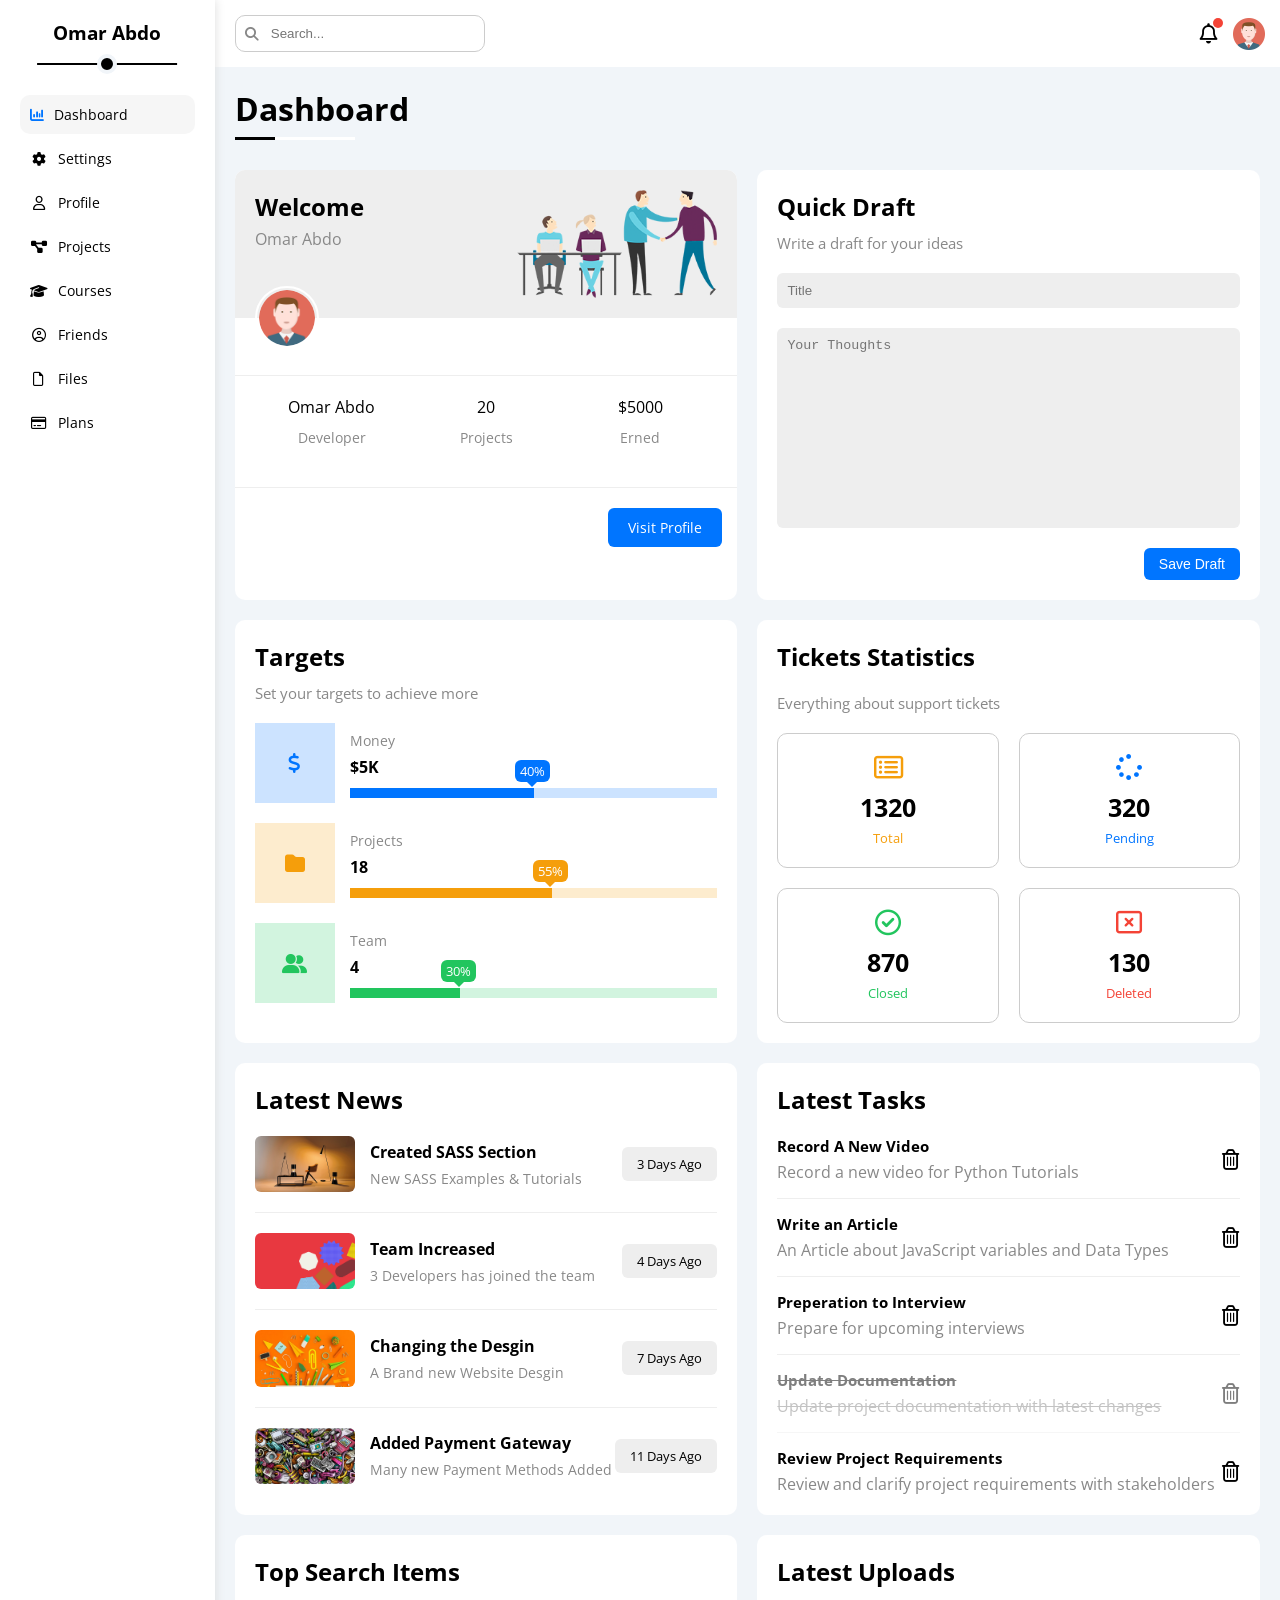
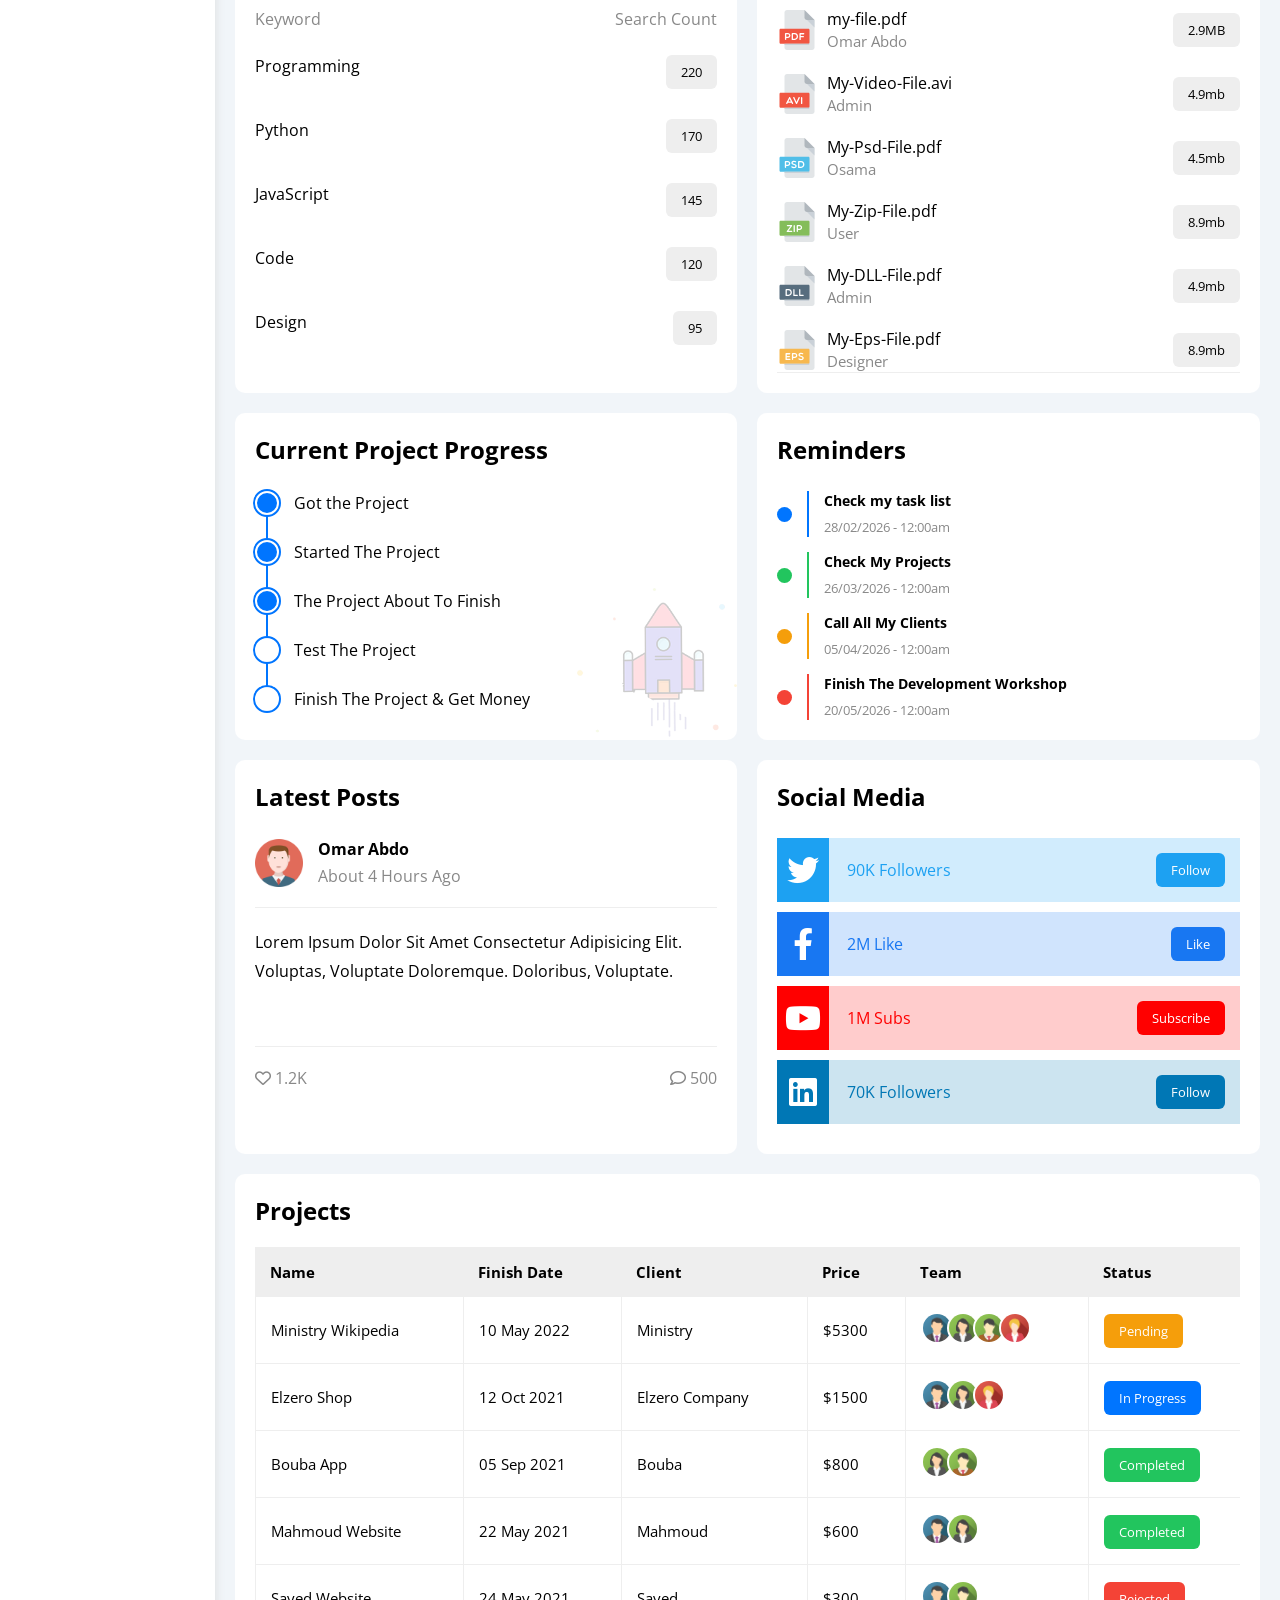
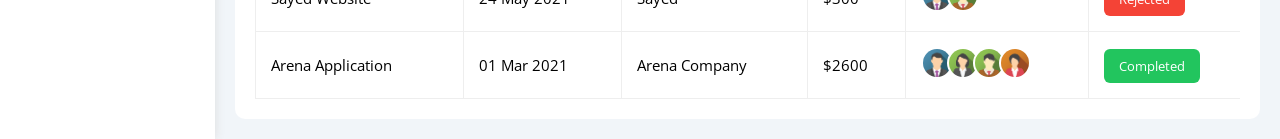
<file: index.html>
<!DOCTYPE html>
<html lang="en">

<head>
    <meta charset="UTF-8">
    <meta name="viewport" content="width=device-width, initial-scale=1.0">
    <title>Dashboard</title>
    <!-- Font Awsome -->
    <link rel="stylesheet" href="./css/all.min.css">

    <link rel="stylesheet" href="./css/framework.css">
    <link rel="stylesheet" href="./css/master.css">

    <link rel="icon" type="image/x-icon" href="./imgs/favicon.png">

    <!-- open sanse -->
    <link rel="preconnect" href="https://fonts.googleapis.com">
    <link rel="preconnect" href="https://fonts.gstatic.com" crossorigin>
    <link href="https://fonts.googleapis.com/css2?family=Open+Sans:wght@300;400;600;700&display=swap" rel="stylesheet">
</head>

<body>
    <div class="page d-flex">
        <div class="sidebar bg-white p-20 p-relative">
            <h3 class="p-relative txt-c mt-0">Omar Abdo</h3>
            <ul>
                <li>
                    <a class="active d-flex align-center fs-14 c-black rad-10 p-10" href="index.html">
                        <i class="fa-solid fa-chart-column"></i>
                        <span class="hide-mobile">Dashboard</span>
                    </a>
                </li>
                <li>
                    <a class="d-flex align-center fs-14 c-black rad-6 p-10" href="./pages/settings.html">
                        <i class="fa-solid fa-gear fa-fw"></i>
                        <span class="hide-mobile">Settings</span>
                    </a>
                </li>
                <li>
                    <a class="d-flex align-center fs-14 c-black rad-6 p-10" href="./pages/profile.html">
                        <i class="fa-regular fa-user fa-fw"></i>
                        <span class="hide-mobile">Profile</span>
                    </a>
                </li>
                <li>
                    <a class="d-flex align-center fs-14 c-black rad-6 p-10" href="./pages/projects.html">
                        <i class="fa-solid fa-diagram-project fa-fw"></i>
                        <span class="hide-mobile">Projects</span>
                    </a>
                </li>
                <li>
                    <a class="d-flex align-center fs-14 c-black rad-6 p-10" href="./pages/courses.html">
                        <i class="fa-solid fa-graduation-cap fa-fw"></i>
                        <span class="hide-mobile">Courses</span>
                    </a>
                </li>
                <li>
                    <a class="d-flex align-center fs-14 c-black rad-6 p-10" href="./pages/friends.html">
                        <i class="fa-regular fa-circle-user fa-fw"></i>
                        <span class="hide-mobile">Friends</span>
                    </a>
                </li>
                <li>
                    <a class="d-flex align-center fs-14 c-black rad-6 p-10" href="./pages/files.html">
                        <i class="fa-regular fa-file fa-fw"></i>
                        <span class="hide-mobile">Files</span>
                    </a>
                </li>
                <li>
                    <a class="d-flex align-center fs-14 c-black rad-6 p-10" href="./pages/plans.html">
                        <i class="fa-regular fa-credit-card fa-fw"></i>
                        <span class="hide-mobile">Plans</span>
                    </a>
                </li>
            </ul>
        </div>
        <div class="content w-full">
            <!-- Head -->
            <div class="head bg-white p-15 between-flex">
                <div class="search p-relative">
                    <input type="search" name="" id="" placeholder="Search..." class="p-10">
                </div>
                <div class="icons d-flex align-center">
                    <span class="notification p-relative">
                        <i class="fa-regular fa-bell fa-lg"></i>
                    </span>
                    <img src="./imgs/avatar.png" alt="Avatar">
                </div>
            </div>

            <!-- Heading -->
            <h1 class="p-relative">Dashboard</h1>

            <div class="wrapper d-grid gap-20">
                <div class="welcome bg-white rad-10 txt-c-mobile block-mobile">
                    <div class="intro p-20 d-flex space-between bg-eee">
                        <div>
                            <h2 class="m-0">Welcome</h2>
                            <p class="c-grey mt-5">Omar Abdo</p>
                        </div>
                        <img src="./imgs/welcome.png" alt="Welcome Image" class="hide-mobile">
                    </div>
                    <img src="./imgs/avatar.png" alt="Avatar" class="avatar">
                    <div class="body p-20 txt-c d-flex mt-20 mb-20 block-mobile">
                        <div>Omar Abdo <span class="d-block c-grey fs-14 mt-10">Developer</span></div>
                        <div>20 <span class="d-block c-grey fs-14 mt-10">Projects</span></div>
                        <div>$5000 <span class="d-block c-grey fs-14 mt-10">Erned</span></div>
                    </div>
                    <a href="profile.html" class="visit d-block fs-14 bg-blue btn-shape w-fit btn-hover">Visit
                        Profile</a>
                </div>
                <div class="quick-draft p-20 bg-white rad-10">
                    <h2 class="mt-0 mb-10">Quick Draft</h2>
                    <p class="mt-0 mb-20 c-grey fs-15">Write a draft for your ideas</p>

                    <form>
                        <input type="text" class="d-block mb-20 w-full p-10 b-none bg-eee rad-6" placeholder="Title">
                        <textarea name="" id="" class="d-block mb-20 w-full p-10 b-none bg-eee rad-6"
                            placeholder="Your Thoughts"></textarea>
                        <input type="submit" value="Save Draft"
                            class="save d-block b-none bg-blue c-white w-fit fs-14 btn-shape btn-hover">
                    </form>
                </div>
                <!-- Target -->
                <div class="targets p-20 bg-white rad-10">
                    <h2 class="mt-0 mb-10">Targets</h2>
                    <p class="mt-0 mb-20 c-grey fs-15">Set your targets to achieve more</p>

                    <div class="target-row mb-20 blue center-flex">
                        <div class="icon center-flex">
                            <i class="fa-solid fa-regular fa-dollar-sign fa-lg c-blue"></i>
                        </div>
                        <div class="details">
                            <span class="fs-14 c-grey">Money</span>
                            <span class="d-block mt-5 mb-10 fw-bold">$5K</span>
                            <div class="progress p-relative">
                                <span style="width: 50%;" class="bg-blue blue">
                                    <span class="bg-blue">40%</span>
                                </span>
                            </div>
                        </div>
                    </div>
                    <div class="target-row mb-20 center-flex orange">
                        <div class="icon center-flex">
                            <i class="fa-solid fa-regular fa-folder fa-lg c-orange"></i>
                        </div>
                        <div class="details">
                            <span class="fs-14 c-grey">Projects</span>
                            <span class="d-block mt-5 mb-10 fw-bold">18</span>
                            <div class="progress p-relative">
                                <span style="width: 55%;" class="bg-orange orange">
                                    <span class="bg-orange">55%</span>
                                </span>
                            </div>
                        </div>
                    </div>
                    <div class="target-row mb-20 blue center-flex green">
                        <div class="icon center-flex">
                            <i class="fa-solid fa-regular fa-user-group fa-lg c-green"></i>
                        </div>
                        <div class="details">
                            <span class="fs-14 c-grey">Team</span>
                            <span class="d-block mt-5 mb-10 fw-bold">4</span>
                            <div class="progress p-relative">
                                <span style="width: 30%;" class="bg-green green">
                                    <span class="bg-green">30%</span>
                                </span>
                            </div>
                        </div>
                    </div>
                </div>

                <!-- Tickets -->
                <div class="tickets p-20 bg-white rad-10">
                    <h2 class="mt-0 mb-20">Tickets Statistics</h2>
                    <p class="mt-0 mb-20 c-grey fs-15">Everything about support tickets</p>
                    <div class="d-flex txt-c gap-20 f-wrap">
                        <div class="box p-20 rad-10 fs-13 c-orange">
                            <i class="fa-regular fa-rectangle-list fa-2x mb-10 c-orange"></i>
                            <span class="d-block c-black fw-bold fs-25 mb-5">1320</span>
                            Total
                        </div>
                        <div class="box p-20 rad-10 fs-13 c-blue">
                            <i class="fa-solid fa-spinner fa-2x mb-10 c-blue"></i>
                            <span class="d-block c-black fw-bold fs-25 mb-5">320</span>
                            Pending
                        </div>
                        <div class="box p-20 rad-10 fs-13 c-green">
                            <i class="fa-regular fa-circle-check fa-2x mb-10 c-green"></i>
                            <span class="d-block c-black fw-bold fs-25 mb-5">870</span>
                            Closed
                        </div>
                        <div class="box p-20 rad-10 fs-13 c-red">
                            <i class="fa-regular fa-rectangle-xmark fa-2x mb-10 c-red"></i>
                            <span class="d-block c-black fw-bold fs-25 mb-5">130</span>
                            Deleted
                        </div>
                    </div>
                </div>

                <!-- Latest News -->
                <div class="latest-news p-20 bg-white rad-10 txt-c-mobile">
                    <h2 class="mt-0 mb-20">Latest News</h2>
                    <div class="news-row d-flex align-center">
                        <img src="./imgs/news-01.png" alt="News Image">
                        <div class="info">
                            <h3>Created SASS Section</h3>
                            <p class="m-0 fs-14 c-grey">New SASS Examples & Tutorials</p>
                        </div>
                        <div class="btn-shape bg-eee fs-13 label">3 Days Ago</div>
                    </div>
                    <div class="news-row d-flex align-center">
                        <img src="./imgs/news-03.png" alt="News Image">
                        <div class="info">
                            <h3>Team Increased</h3>
                            <p class="m-0 fs-14 c-grey">3 Developers has joined the team</p>
                        </div>
                        <div class="btn-shape bg-eee fs-13 label">4 Days Ago</div>
                    </div>
                    <div class="news-row d-flex align-center">
                        <img src="./imgs/news-02.png" alt="News Image">
                        <div class="info">
                            <h3>Changing the Desgin</h3>
                            <p class="m-0 fs-14 c-grey">A Brand new Website Desgin</p>
                        </div>
                        <div class="btn-shape bg-eee fs-13 label">7 Days Ago</div>
                    </div>
                    <div class="news-row d-flex align-center">
                        <img src="./imgs/news-04.png" alt="News Image">
                        <div class="info">
                            <h3>Added Payment Gateway</h3>
                            <p class="m-0 fs-14 c-grey">Many new Payment Methods Added</p>
                        </div>
                        <div class="btn-shape bg-eee fs-13 label">11 Days Ago</div>
                    </div>
                </div>

                <!-- Tasks -->
                <div class="tasks section">
                    <h2 class="mt-0 mb-20">Latest Tasks</h2>
                    <div class="task between-flex">
                        <div class="info">
                            <h3 class="mt-0 mb-5 fs-15">Record A New Video</h3>
                            <p class="m-0 c-grey">Record a new video for Python Tutorials</p>
                        </div>
                        <i class="fa-regular fa-trash-can fa-lg delete"></i>
                    </div>
                    <div class="task between-flex">
                        <div class="info">
                            <h3 class="mt-0 mb-5 fs-15">Write an Article </h3>
                            <p class="m-0 c-grey">An Article about JavaScript variables and Data Types</p>
                        </div>
                        <i class="fa-regular fa-trash-can fa-lg delete"></i>
                    </div>
                    <div class="task between-flex">
                        <div class="info">
                            <h3 class="mt-0 mb-5 fs-15">Preperation to Interview</h3>
                            <p class="m-0 c-grey">Prepare for upcoming interviews</p>
                        </div>
                        <i class="fa-regular fa-trash-can fa-lg delete"></i>
                    </div>
                    <div class="task between-flex done">
                        <div class="info">
                            <h3 class="mt-0 mb-5 fs-15">Update Documentation</h3>
                            <p class="m-0 c-grey">Update project documentation with latest changes</p>
                        </div>
                        <i class="fa-regular fa-trash-can fa-lg delete"></i>
                    </div>
                    <div class="task between-flex">
                        <div class="info">
                            <h3 class="mt-0 mb-5 fs-15">Review Project Requirements</h3>
                            <p class="m-0 c-grey">Review and clarify project requirements with stakeholders</p>
                        </div>
                        <i class="fa-regular fa-trash-can fa-lg delete"></i>
                    </div>
                </div>

                <!-- Top Search -->
                <div class="search-items section">
                    <h2 class="mt-0 mb-20">Top Search Items</h2>
                    <div class="items-head d-flex space-between c-grey mb-10">
                        <div>Keyword</div>
                        <div>Search Count</div>
                    </div>
                    <div class="items d-flex space-between pt-15 pb-15">
                        <span>Programming</span>
                        <span class="bg-eee fs-13 btn-shape">220</span>
                    </div>
                    <div class="items d-flex space-between pt-15 pb-15">
                        <span>Python</span>
                        <span class="bg-eee fs-13 btn-shape">170</span>
                    </div>
                    <div class="items d-flex space-between pt-15 pb-15">
                        <span>JavaScript</span>
                        <span class="bg-eee fs-13 btn-shape">145</span>
                    </div>
                    <div class="items d-flex space-between pt-15 pb-15">
                        <span>Code</span>
                        <span class="bg-eee fs-13 btn-shape">120</span>
                    </div>
                    <div class="items d-flex space-between pt-15 pb-15">
                        <span>Design</span>
                        <span class="bg-eee fs-13 btn-shape">95</span>
                    </div>
                </div>

                <!-- Latest Uploads -->
                <div class="latest-uploads section">
                    <h2 class="mt-0 mb-20">Latest Uploads</h2>
                    <ul>
                        <li class="between-flex pb-10 mb-10">
                            <div class="d-flex align-center">
                                <img class="mr-10" src="./imgs/pdf.svg" alt="">
                                <div>
                                    <span class="d-block">my-file.pdf</span>
                                    <span class="fs-15 c-grey">Omar Abdo</span>
                                </div>
                            </div>
                            <div class="bg-eee btn-shape fs-13">
                                2.9MB
                            </div>
                        </li>
                        <li class="between-flex pb-10 mb-10">
                            <div class="d-flex align-center">
                                <img decoding="async" class="mr-10" src="imgs/avi.svg" alt="" />
                                <div>
                                    <span class="d-block">My-Video-File.avi</span>
                                    <span class="fs-15 c-grey">Admin</span>
                                </div>
                            </div>
                            <div class="bg-eee btn-shape fs-13">4.9mb</div>
                        </li>
                        <li class="between-flex pb-10 mb-10">
                            <div class="d-flex align-center">
                                <img decoding="async" class="mr-10" src="imgs/psd.svg" alt="" />
                                <div>
                                    <span class="d-block">My-Psd-File.pdf</span>
                                    <span class="fs-15 c-grey">Osama</span>
                                </div>
                            </div>
                            <div class="bg-eee btn-shape fs-13">4.5mb</div>
                        </li>
                        <li class="between-flex pb-10 mb-10">
                            <div class="d-flex align-center">
                                <img decoding="async" class="mr-10" src="imgs/zip.svg" alt="" />
                                <div>
                                    <span class="d-block">My-Zip-File.pdf</span>
                                    <span class="fs-15 c-grey">User</span>
                                </div>
                            </div>
                            <div class="bg-eee btn-shape fs-13">8.9mb</div>
                        </li>
                        <li class="between-flex pb-10 mb-10">
                            <div class="d-flex align-center">
                                <img decoding="async" class="mr-10" src="imgs/dll.svg" alt="" />
                                <div>
                                    <span class="d-block">My-DLL-File.pdf</span>
                                    <span class="fs-15 c-grey">Admin</span>
                                </div>
                            </div>
                            <div class="bg-eee btn-shape fs-13">4.9mb</div>
                        </li>
                        <li class="between-flex">
                            <div class="d-flex align-center">
                                <img decoding="async" class="mr-10" src="imgs/eps.svg" alt="" />
                                <div>
                                    <span class="d-block">My-Eps-File.pdf</span>
                                    <span class="fs-15 c-grey">Designer</span>
                                </div>
                            </div>
                            <div class="bg-eee btn-shape fs-13">8.9mb</div>
                        </li>
                    </ul>
                </div>

                <!-- Last Project -->
                <div class="last-project section p-relative">
                    <h2 class="mt0 mb-20">Current Project Progress</h2>
                    <ul class="m-0 p-relative">
                        <li class="mt-25 d-flex align-center done">Got the Project</li>
                        <li class="mt-25 d-flex align-center done">Started The Project</li>
                        <li class="mt-25 d-flex align-center done">The Project About To Finish</li>
                        <li class="mt-25 d-flex align-center current">Test The Project</li>
                        <li class="mt-25 d-flex align-center">Finish The Project & Get Money</li>
                    </ul>
                    <img decoding="async" class="launch-icon hide-mobile" src="imgs/project.png"
                        alt="Current Project" />
                </div>

                <!-- Reminders -->
                <div class="reminders section p-relative">
                    <h2 class="mt-0 mb-25">Reminders</h2>
                    <ul class="m-0">
                        <li class="d-flex align-center mt-15">
                            <span class="key bg-blue mr-15 d-block rad-half"></span>
                            <div class="blue pl-15">
                                <p class="fs-14 fw-bold mt-0 mb-5">Check my task list</p>
                                <span class="fs-13 c-grey">28/02/2026 - 12:00am</span>
                            </div>
                        </li>
                        <li class="d-flex align-center mt-15">
                            <span class="key bg-green mr-15 d-block rad-half"></span>
                            <div class="pl-15 green">
                                <p class="fs-14 fw-bold mt-0 mb-5">Check My Projects</p>
                                <span class="fs-13 c-grey">26/03/2026 - 12:00am</span>
                            </div>
                        </li>
                        <li class="d-flex align-center mt-15">
                            <span class="key bg-orange mr-15 d-block rad-half"></span>
                            <div class="pl-15 orange">
                                <p class="fs-14 fw-bold mt-0 mb-5">Call All My Clients</p>
                                <span class="fs-13 c-grey">05/04/2026 - 12:00am</span>
                            </div>
                        </li>
                        <li class="d-flex align-center mt-15">
                            <span class="key bg-red mr-15 d-block rad-half"></span>
                            <div class="pl-15 red">
                                <p class="fs-14 fw-bold mt-0 mb-5">Finish The Development Workshop</p>
                                <span class="fs-13 c-grey">20/05/2026 - 12:00am</span>
                            </div>
                        </li>
                    </ul>
                </div>

                <!-- Latest Post -->
                <div class="latest-post section p-relative">
                    <h2 class="mt-0 mb-25">Latest Posts</h2>
                    <div class="top d-flex align-center">
                        <img src="./imgs/avatar.png" class="avatar mr-15" alt="Latest Post Avatar">
                        <div class="info">
                            <span class="d-block mb-5 fw-bold">Omar Abdo</span>
                            <span class="c-grey">About 4 Hours Ago</span>
                        </div>
                    </div>
                    <div class="post-content txt-c-mobile pt-20 pb-20 mt-20 mb-20">
                        Lorem ipsum dolor sit amet consectetur adipisicing elit. Voluptas, voluptate
                        doloremque. Doloribus, voluptate.
                    </div>
                    <div class="post-stats between-flex c-grey">
                        <div>
                            <i class="fa-regular fa-heart"></i>
                            <span>1.2K</span>
                        </div>
                        <div>
                            <i class="fa-regular fa-comment"></i>
                            <span>500</span>
                        </div>
                    </div>
                </div>

                <!-- Social Media -->
                <div class="social-media section p-relative">
                    <h2 class="mt-0 mb-25">Social Media</h2>
                    <div class="box twitter p-15 p-relative mb-10 between-flex">
                        <i class="fa-brands fa-twitter fa-2x c-white h-full center-flex"></i>
                        <span>90K Followers</span>
                        <a class="fs-13 c-white btn-shape" href="#">Follow</a>
                    </div>
                    <div class="box facebook p-15 p-relative mb-10 between-flex">
                        <i class="fa-brands fa-facebook-f fa-2x c-white h-full center-flex"></i>
                        <span>2M Like</span>
                        <a class="fs-13 c-white btn-shape" href="#">Like</a>
                    </div>
                    <div class="box youtube p-15 p-relative mb-10 between-flex">
                        <i class="fa-brands fa-youtube fa-2x c-white h-full center-flex"></i>
                        <span>1M Subs</span>
                        <a class="fs-13 c-white btn-shape" href="#">Subscribe</a>
                    </div>
                    <div class="box linkedin p-15 p-relative mb-10 between-flex">
                        <i class="fa-brands fa-linkedin fa-2x c-white h-full center-flex"></i>
                        <span>70K Followers</span>
                        <a class="fs-13 c-white btn-shape" href="#">Follow</a>
                    </div>
                </div>
            </div>

            <!-- Projects Table -->
            <div class="projects section m-20">
                <h2 class="mt-0 mb-20">Projects</h2>
                <div class="responsive-table">
                    <table class="fs-15 w-full">
                        <thead>
                            <tr>
                                <td>Name</td>
                                <td>Finish Date</td>
                                <td>Client</td>
                                <td>Price</td>
                                <td>Team</td>
                                <td>Status</td>
                            </tr>
                        </thead>
                        <tbody>
                            <tr>
                                <td>Ministry Wikipedia</td>
                                <td>10 May 2022</td>
                                <td>Ministry</td>
                                <td>$5300</td>
                                <td>
                                    <img decoding="async" src="imgs/team-01.png" alt="" />
                                    <img decoding="async" src="imgs/team-02.png" alt="" />
                                    <img decoding="async" src="imgs/team-03.png" alt="" />
                                    <img decoding="async" src="imgs/team-05.png" alt="" />
                                </td>
                                <td>
                                    <span class="label btn-shape bg-orange c-white">Pending</span>
                                </td>
                            </tr>
                            <tr>
                                <td>Elzero Shop</td>
                                <td>12 Oct 2021</td>
                                <td>Elzero Company</td>
                                <td>$1500</td>
                                <td>
                                    <img decoding="async" src="imgs/team-01.png" alt="" />
                                    <img decoding="async" src="imgs/team-02.png" alt="" />
                                    <img decoding="async" src="imgs/team-05.png" alt="" />
                                </td>
                                <td><span class="label btn-shape bg-blue c-white">In Progress</span></td>
                            </tr>
                            <tr>
                                <td>Bouba App</td>
                                <td>05 Sep 2021</td>
                                <td>Bouba</td>
                                <td>$800</td>
                                <td>
                                    <img decoding="async" src="imgs/team-02.png" alt="" />
                                    <img decoding="async" src="imgs/team-03.png" alt="" />
                                </td>
                                <td><span class="label btn-shape bg-green c-white">Completed</span></td>
                            </tr>
                            <tr>
                                <td>Mahmoud Website</td>
                                <td>22 May 2021</td>
                                <td>Mahmoud</td>
                                <td>$600</td>
                                <td>
                                    <img decoding="async" src="imgs/team-01.png" alt="" />
                                    <img decoding="async" src="imgs/team-02.png" alt="" />
                                </td>
                                <td><span class="label btn-shape bg-green c-white">Completed</span></td>
                            </tr>
                            <tr>
                                <td>Sayed Website</td>
                                <td>24 May 2021</td>
                                <td>Sayed</td>
                                <td>$300</td>
                                <td>
                                    <img decoding="async" src="imgs/team-01.png" alt="" />
                                    <img decoding="async" src="imgs/team-03.png" alt="" />
                                </td>
                                <td><span class="label btn-shape bg-red c-white">Rejected</span></td>
                            </tr>
                            <tr>
                                <td>Arena Application</td>
                                <td>01 Mar 2021</td>
                                <td>Arena Company</td>
                                <td>$2600</td>
                                <td>
                                    <img decoding="async" src="imgs/team-01.png" alt="" />
                                    <img decoding="async" src="imgs/team-02.png" alt="" />
                                    <img decoding="async" src="imgs/team-03.png" alt="" />
                                    <img decoding="async" src="imgs/team-04.png" alt="" />
                                </td>
                                <td><span class="label btn-shape bg-green c-white">Completed</span></td>
                            </tr>
                        </tbody>
                    </table>
                </div>
            </div>
        </div>
    </div>
</body>

</html>
</file>
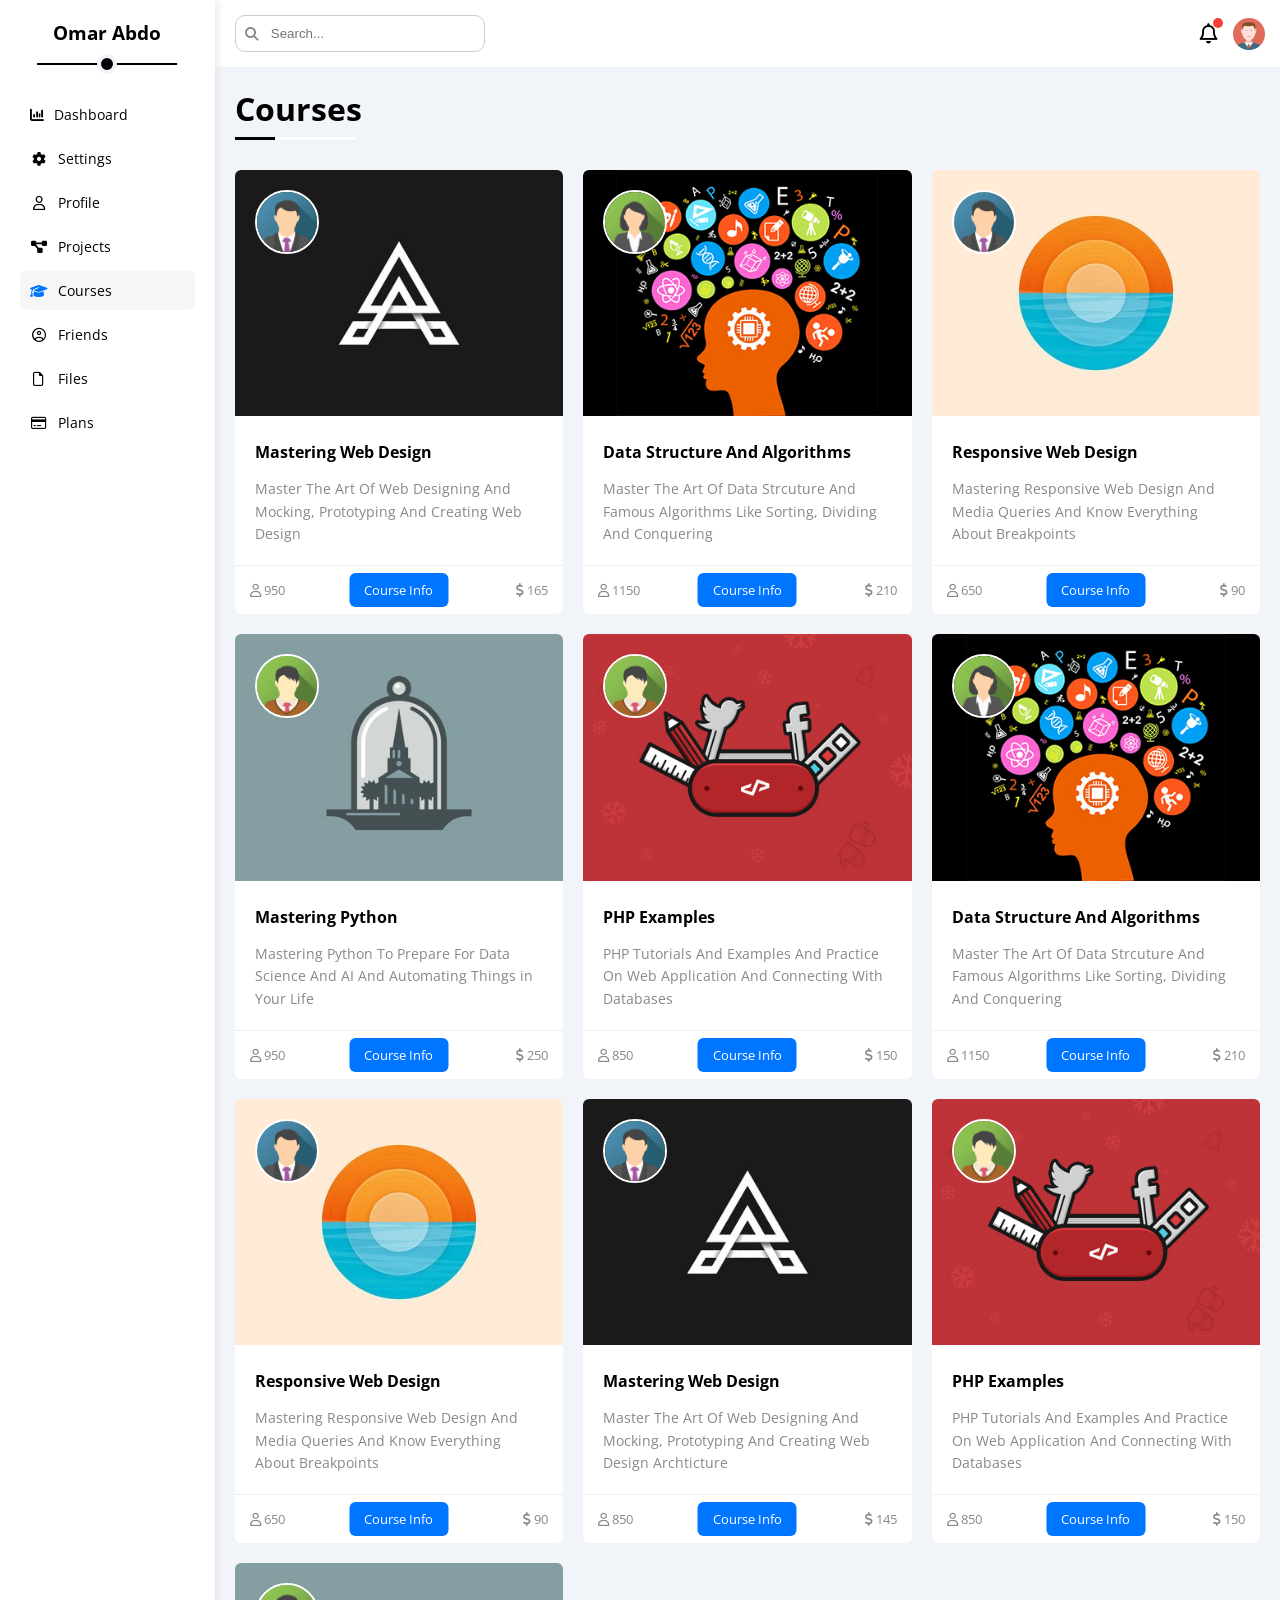
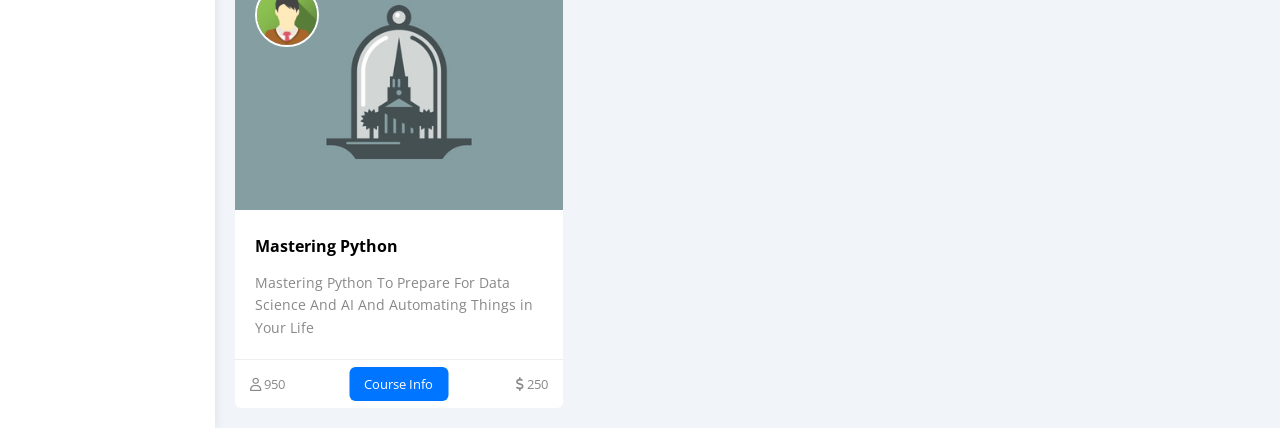
<file: pages/courses.html>
<!DOCTYPE html>
<html lang="en">

<head>
    <meta charset="UTF-8">
    <meta name="viewport" content="width=device-width, initial-scale=1.0">
    <title>Courses</title>
    <!-- Font Awsome -->
    <link rel="stylesheet" href="../css/all.min.css">

    <link rel="stylesheet" href="../css/framework.css">
    <link rel="stylesheet" href="../css/master.css">
    <link rel="icon" type="image/x-icon" href="../../imgs/favicon.png">

    <!-- open sanse -->
    <link rel="preconnect" href="https://fonts.googleapis.com">
    <link rel="preconnect" href="https://fonts.gstatic.com" crossorigin>
    <link href="https://fonts.googleapis.com/css2?family=Open+Sans:wght@300;400;600;700&display=swap" rel="stylesheet">
</head>

<body>
    <div class="page d-flex">
        <!-- Sidebar -->
        <div class="sidebar bg-white p-20 p-relative">
            <h3 class="p-relative txt-c mt-0">Omar Abdo</h3>
            <ul>
                <li>
                    <a class="d-flex align-center fs-14 c-black rad-10 p-10" href="../index.html">
                        <i class="fa-solid fa-chart-column"></i>
                        <span class="hide-mobile">Dashboard</span>
                    </a>
                </li>
                <li>
                    <a class="d-flex align-center fs-14 c-black rad-6 p-10" href="settings.html">
                        <i class="fa-solid fa-gear fa-fw"></i>
                        <span class="hide-mobile">Settings</span>
                    </a>
                </li>
                <li>
                    <a class="d-flex align-center fs-14 c-black rad-6 p-10" href="profile.html">
                        <i class="fa-regular fa-user fa-fw"></i>
                        <span class="hide-mobile">Profile</span>
                    </a>
                </li>
                <li>
                    <a class="d-flex align-center fs-14 c-black rad-6 p-10" href="projects.html">
                        <i class="fa-solid fa-diagram-project fa-fw"></i>
                        <span class="hide-mobile">Projects</span>
                    </a>
                </li>
                <li>
                    <a class="active d-flex align-center fs-14 c-black rad-6 p-10" href="courses.html">
                        <i class="fa-solid fa-graduation-cap fa-fw"></i>
                        <span class="hide-mobile">Courses</span>
                    </a>
                </li>
                <li>
                    <a class="d-flex align-center fs-14 c-black rad-6 p-10" href="friends.html">
                        <i class="fa-regular fa-circle-user fa-fw"></i>
                        <span class="hide-mobile">Friends</span>
                    </a>
                </li>
                <li>
                    <a class="d-flex align-center fs-14 c-black rad-6 p-10" href="files.html">
                        <i class="fa-regular fa-file fa-fw"></i>
                        <span class="hide-mobile">Files</span>
                    </a>
                </li>
                <li>
                    <a class="d-flex align-center fs-14 c-black rad-6 p-10" href="plans.html">
                        <i class="fa-regular fa-credit-card fa-fw"></i>
                        <span class="hide-mobile">Plans</span>
                    </a>
                </li>
            </ul>
        </div>

        <!-- Content -->
        <div class="content w-full">
            <div class="head bg-white p-15 between-flex">
                <div class="search p-relative">
                    <input type="search" name="" id="" placeholder="Search..." class="p-10">
                </div>
                <div class="icons d-flex align-center">
                    <span class="notification p-relative">
                        <i class="fa-regular fa-bell fa-lg"></i>
                    </span>
                    <img src="../imgs/avatar.png" alt="Avatar">
                </div>
            </div>

            <!-- Heading -->
            <h1 class="p-relative">Courses</h1>

            <!-- Courses Page -->
            <div class="courses-page d-grid m-20 gap-20">
                <div class="course bg-white rad-6 p-relative">
                    <img src="../imgs/course-01.jpg" class="cover" alt="Course">
                    <img src="../imgs/team-01.png" class="instructor" alt="Avatar">
                    <div class="p-20">
                        <h4>Mastering Web Design</h4>
                        <p class="description c-grey mt-15 fs-14">
                            Master The Art Of Web Designing And Mocking, Prototyping And Creating Web Design
                        </p>
                    </div>
                    <div class="info p-15 p-relative between-flex">
                        <span class="title bg-blue c-white btn-shape btn-hover">Course Info</span>
                        <span class="c-grey">
                            <i class="fa-regular fa-user"></i>
                            950
                        </span>
                        <span class="c-grey">
                            <i class="fa-solid fa-dollar-sign"></i>
                            165
                        </span>
                    </div>
                </div>
                <div class="course bg-white rad-6 p-relative">
                    <img decoding="async" class="cover" src="../imgs/course-02.jpg" alt="" />
                    <img decoding="async" class="instructor" src="../imgs/team-02.png" alt="" />
                    <div class="p-20">
                        <h4 class="m-0">Data Structure And Algorithms</h4>
                        <p class="description c-grey mt-15 fs-14">
                            Master The Art Of Data Strcuture And Famous Algorithms Like Sorting, Dividing And Conquering
                        </p>
                    </div>
                    <div class="info p-15 p-relative between-flex">
                        <span class="title bg-blue c-white btn-shape">Course Info</span>
                        <span class="c-grey"> <i class="fa-regular fa-user"></i> 1150</span>
                        <span class="c-grey"><i class="fa-solid fa-dollar-sign"></i> 210</span>
                    </div>
                </div>
                <div class="course bg-white rad-6 p-relative">
                    <img decoding="async" class="cover" src="../imgs/course-03.jpg" alt="" />
                    <img decoding="async" class="instructor" src="../imgs/team-01.png" alt="" />
                    <div class="p-20">
                        <h4 class="m-0">Responsive Web Design</h4>
                        <p class="description c-grey mt-15 fs-14">
                            Mastering Responsive Web Design And Media Queries And Know Everything About Breakpoints
                        </p>
                    </div>
                    <div class="info p-15 p-relative between-flex">
                        <span class="title bg-blue c-white btn-shape">Course Info</span>
                        <span class="c-grey"> <i class="fa-regular fa-user"></i> 650</span>
                        <span class="c-grey"><i class="fa-solid fa-dollar-sign"></i> 90</span>
                    </div>
                </div>
                <div class="course bg-white rad-6 p-relative">
                    <img decoding="async" class="cover" src="../imgs/course-04.jpg" alt="" />
                    <img decoding="async" class="instructor" src="../imgs/team-03.png" alt="" />
                    <div class="p-20">
                        <h4 class="m-0">Mastering Python</h4>
                        <p class="description c-grey mt-15 fs-14">
                            Mastering Python To Prepare For Data Science And AI And Automating Things in Your Life
                        </p>
                    </div>
                    <div class="info p-15 p-relative between-flex">
                        <span class="title bg-blue c-white btn-shape">Course Info</span>
                        <span class="c-grey"> <i class="fa-regular fa-user"></i> 950</span>
                        <span class="c-grey"><i class="fa-solid fa-dollar-sign"></i> 250</span>
                    </div>
                </div>
                <div class="course bg-white rad-6 p-relative">
                    <img decoding="async" class="cover" src="../imgs/course-05.jpg" alt="" />
                    <img decoding="async" class="instructor" src="../imgs/team-03.png" alt="" />
                    <div class="p-20">
                        <h4 class="m-0">PHP Examples</h4>
                        <p class="description c-grey mt-15 fs-14">
                            PHP Tutorials And Examples And Practice On Web Application And Connecting With Databases
                        </p>
                    </div>
                    <div class="info p-15 p-relative between-flex">
                        <span class="title bg-blue c-white btn-shape">Course Info</span>
                        <span class="c-grey"> <i class="fa-regular fa-user"></i> 850</span>
                        <span class="c-grey"><i class="fa-solid fa-dollar-sign"></i> 150</span>
                    </div>
                </div>
                <div class="course bg-white rad-6 p-relative">
                    <img decoding="async" class="cover" src="../imgs/course-02.jpg" alt="" />
                    <img decoding="async" class="instructor" src="../imgs/team-02.png" alt="" />
                    <div class="p-20">
                        <h4 class="m-0">Data Structure And Algorithms</h4>
                        <p class="description c-grey mt-15 fs-14">
                            Master The Art Of Data Strcuture And Famous Algorithms Like Sorting, Dividing And Conquering
                        </p>
                    </div>
                    <div class="info p-15 p-relative between-flex">
                        <span class="title bg-blue c-white btn-shape">Course Info</span>
                        <span class="c-grey"> <i class="fa-regular fa-user"></i> 1150</span>
                        <span class="c-grey"><i class="fa-solid fa-dollar-sign"></i> 210</span>
                    </div>
                </div>
                <div class="course bg-white rad-6 p-relative">
                    <img decoding="async" class="cover" src="../imgs/course-03.jpg" alt="" />
                    <img decoding="async" class="instructor" src="../imgs/team-01.png" alt="" />
                    <div class="p-20">
                        <h4 class="m-0">Responsive Web Design</h4>
                        <p class="description c-grey mt-15 fs-14">
                            Mastering Responsive Web Design And Media Queries And Know Everything About Breakpoints
                        </p>
                    </div>
                    <div class="info p-15 p-relative between-flex">
                        <span class="title bg-blue c-white btn-shape">Course Info</span>
                        <span class="c-grey"> <i class="fa-regular fa-user"></i> 650</span>
                        <span class="c-grey"><i class="fa-solid fa-dollar-sign"></i> 90</span>
                    </div>
                </div>
                <div class="course bg-white rad-6 p-relative">
                    <img decoding="async" class="cover" src="../imgs/course-01.jpg" alt="" />
                    <img decoding="async" class="instructor" src="../imgs/team-01.png" alt="" />
                    <div class="p-20">
                        <h4 class="m-0">Mastering Web Design</h4>
                        <p class="description c-grey mt-15 fs-14">
                            Master The Art Of Web Designing And Mocking, Prototyping And Creating Web Design Archticture
                        </p>
                    </div>
                    <div class="info p-15 p-relative between-flex">
                        <span class="title bg-blue c-white btn-shape">Course Info</span>
                        <span class="c-grey"> <i class="fa-regular fa-user"></i> 850</span>
                        <span class="c-grey"><i class="fa-solid fa-dollar-sign"></i> 145</span>
                    </div>
                </div>
                <div class="course bg-white rad-6 p-relative">
                    <img decoding="async" class="cover" src="../imgs/course-05.jpg" alt="" />
                    <img decoding="async" class="instructor" src="../imgs/team-03.png" alt="" />
                    <div class="p-20">
                        <h4 class="m-0">PHP Examples</h4>
                        <p class="description c-grey mt-15 fs-14">
                            PHP Tutorials And Examples And Practice On Web Application And Connecting With Databases
                        </p>
                    </div>
                    <div class="info p-15 p-relative between-flex">
                        <span class="title bg-blue c-white btn-shape">Course Info</span>
                        <span class="c-grey"> <i class="fa-regular fa-user"></i> 850</span>
                        <span class="c-grey"><i class="fa-solid fa-dollar-sign"></i> 150</span>
                    </div>
                </div>
                <div class="course bg-white rad-6 p-relative">
                    <img decoding="async" class="cover" src="../imgs/course-04.jpg" alt="" />
                    <img decoding="async" class="instructor" src="../imgs/team-03.png" alt="" />
                    <div class="p-20">
                        <h4 class="m-0">Mastering Python</h4>
                        <p class="description c-grey mt-15 fs-14">
                            Mastering Python To Prepare For Data Science And AI And Automating Things in Your Life
                        </p>
                    </div>
                    <div class="info p-15 p-relative between-flex">
                        <span class="title bg-blue c-white btn-shape">Course Info</span>
                        <span class="c-grey"> <i class="fa-regular fa-user"></i> 950</span>
                        <span class="c-grey"><i class="fa-solid fa-dollar-sign"></i> 250</span>
                    </div>
                </div>
            </div>
        </div>
    </div>
    </div>
    </div>
</body>

</html>
</file>
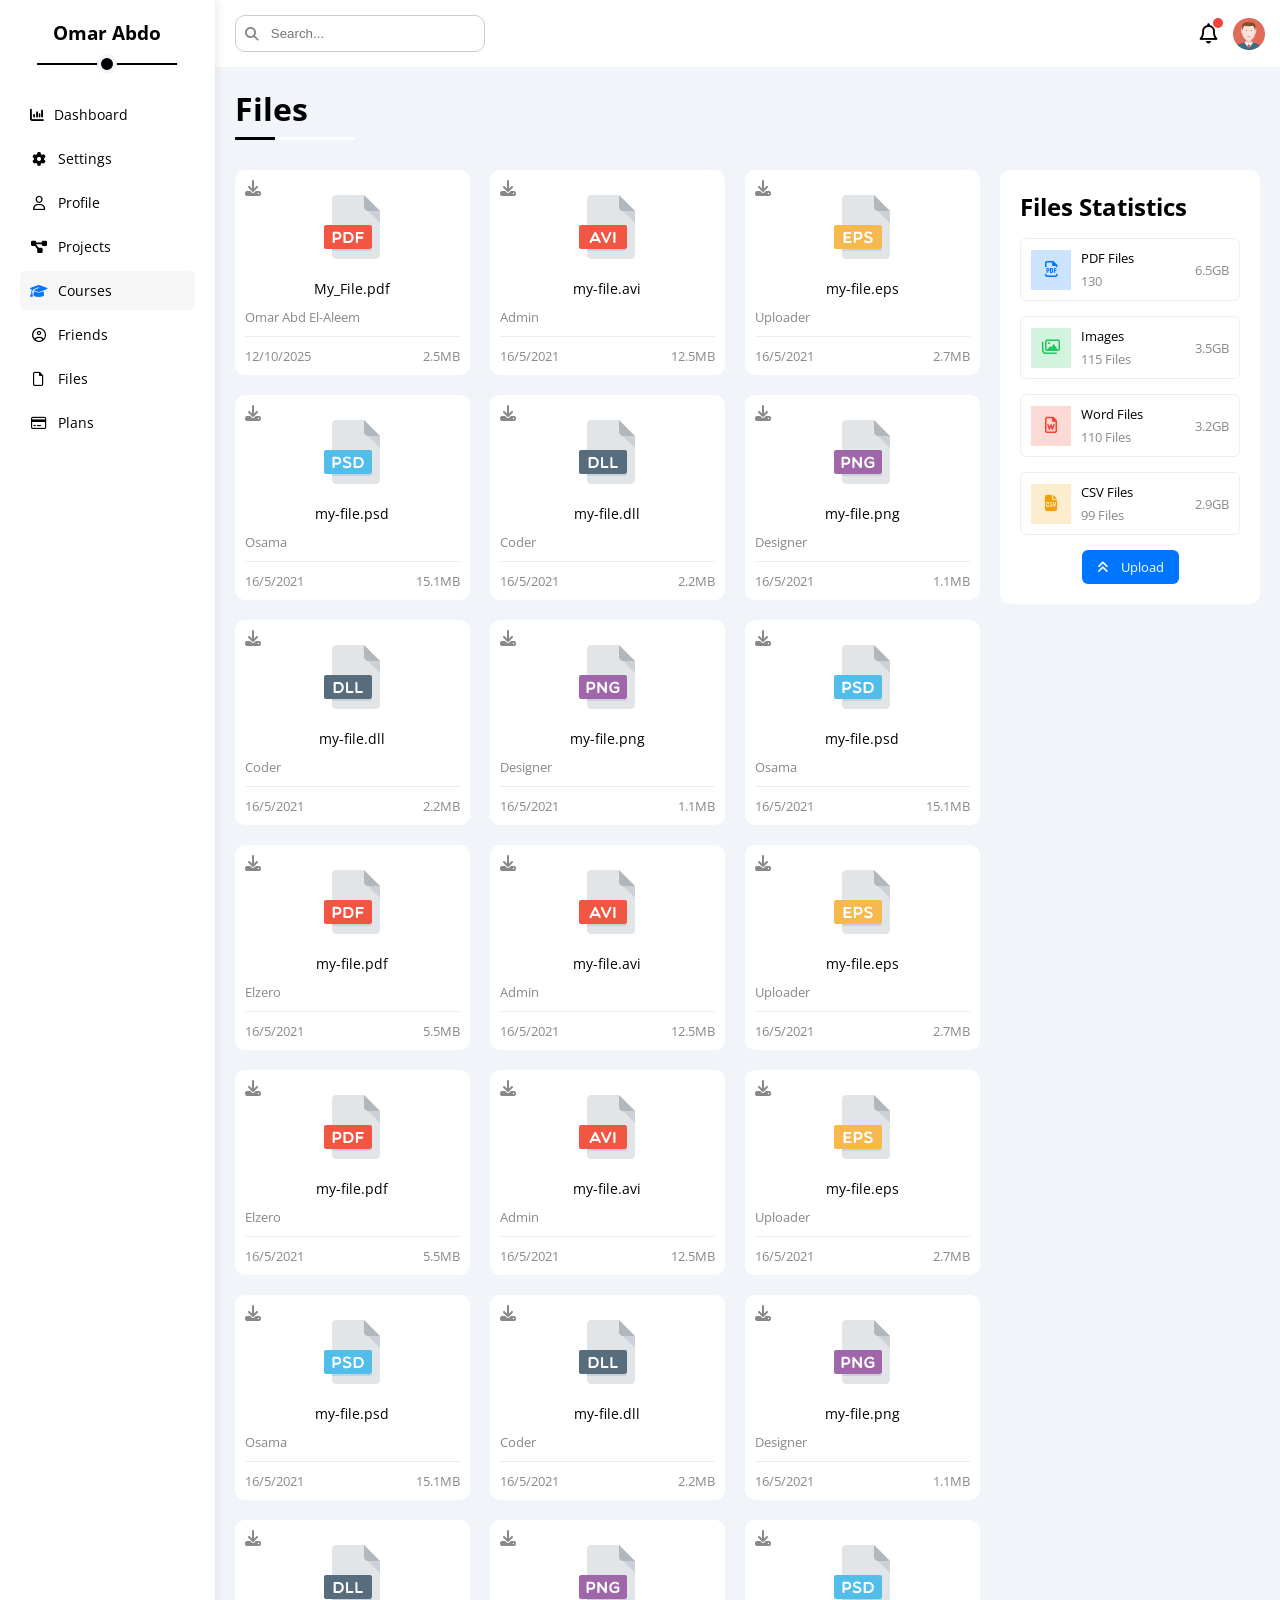
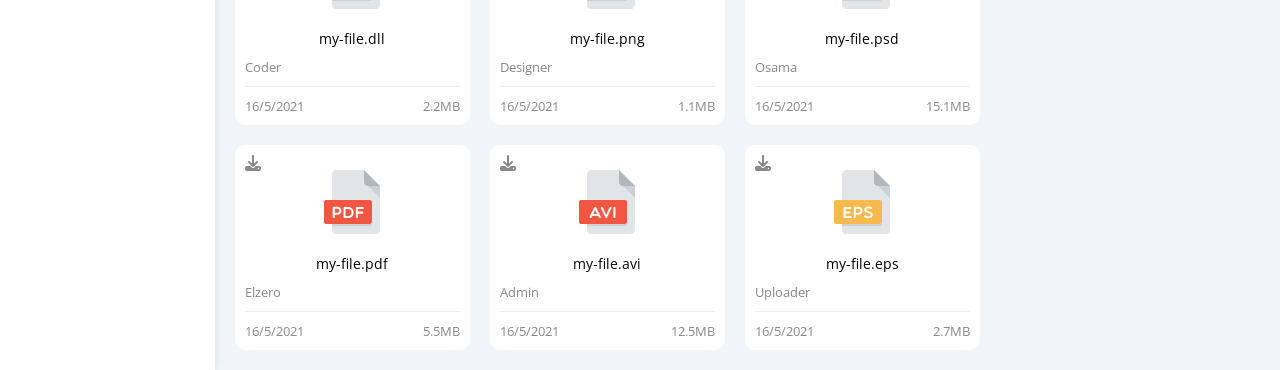
<file: pages/files.html>
<!DOCTYPE html>
<html lang="en">

<head>
    <meta charset="UTF-8">
    <meta name="viewport" content="width=device-width, initial-scale=1.0">
    <title>Files</title>
    <!-- Font Awsome -->
    <link rel="stylesheet" href="../css/all.min.css">

    <link rel="stylesheet" href="../css/framework.css">
    <link rel="stylesheet" href="../css/master.css">
    <link rel="icon" type="image/x-icon" href="../../imgs/favicon.png">

    <!-- open sanse -->
    <link rel="preconnect" href="https://fonts.googleapis.com">
    <link rel="preconnect" href="https://fonts.gstatic.com" crossorigin>
    <link href="https://fonts.googleapis.com/css2?family=Open+Sans:wght@300;400;600;700&display=swap" rel="stylesheet">
</head>

<body>
    <div class="page d-flex">
        <!-- Sidebar -->
        <div class="sidebar bg-white p-20 p-relative">
            <h3 class="p-relative txt-c mt-0">Omar Abdo</h3>
            <ul>
                <li>
                    <a class="d-flex align-center fs-14 c-black rad-10 p-10" href="../index.html">
                        <i class="fa-solid fa-chart-column"></i>
                        <span class="hide-mobile">Dashboard</span>
                    </a>
                </li>
                <li>
                    <a class="d-flex align-center fs-14 c-black rad-6 p-10" href="settings.html">
                        <i class="fa-solid fa-gear fa-fw"></i>
                        <span class="hide-mobile">Settings</span>
                    </a>
                </li>
                <li>
                    <a class="d-flex align-center fs-14 c-black rad-6 p-10" href="profile.html">
                        <i class="fa-regular fa-user fa-fw"></i>
                        <span class="hide-mobile">Profile</span>
                    </a>
                </li>
                <li>
                    <a class="d-flex align-center fs-14 c-black rad-6 p-10" href="projects.html">
                        <i class="fa-solid fa-diagram-project fa-fw"></i>
                        <span class="hide-mobile">Projects</span>
                    </a>
                </li>
                <li>
                    <a class="active d-flex align-center fs-14 c-black rad-6 p-10" href="courses.html">
                        <i class="fa-solid fa-graduation-cap fa-fw"></i>
                        <span class="hide-mobile">Courses</span>
                    </a>
                </li>
                <li>
                    <a class="d-flex align-center fs-14 c-black rad-6 p-10" href="friends.html">
                        <i class="fa-regular fa-circle-user fa-fw"></i>
                        <span class="hide-mobile">Friends</span>
                    </a>
                </li>
                <li>
                    <a class="d-flex align-center fs-14 c-black rad-6 p-10" href="files.html">
                        <i class="fa-regular fa-file fa-fw"></i>
                        <span class="hide-mobile">Files</span>
                    </a>
                </li>
                <li>
                    <a class="d-flex align-center fs-14 c-black rad-6 p-10" href="plans.html">
                        <i class="fa-regular fa-credit-card fa-fw"></i>
                        <span class="hide-mobile">Plans</span>
                    </a>
                </li>
            </ul>
        </div>

        <!-- Content -->
        <div class="content w-full">
            <div class="head bg-white p-15 between-flex">
                <div class="search p-relative">
                    <input type="search" name="" id="" placeholder="Search..." class="p-10">
                </div>
                <div class="icons d-flex align-center">
                    <span class="notification p-relative">
                        <i class="fa-regular fa-bell fa-lg"></i>
                    </span>
                    <img src="../imgs/avatar.png" alt="Avatar">
                </div>
            </div>

            <!-- Heading -->
            <h1 class="p-relative">Files</h1>

            <!-- Files Page -->
            <div class="files-page d-flex m-20 gap-20">
                <div class="files-stats section">
                    <h2 class="mt-0 mb-15 txt-c-mobile">Files Statistics</h2>
                    <div class="d-flex align-center border-eee p-10 rad-6 mb-15 fs-13">
                        <i class="fa-regular fa-file-pdf fa-lg blue center-flex c-blue icon"></i>
                        <div class="info">
                            <span>PDF Files</span>
                            <span class="c-grey d-block mt-5">130</span>
                        </div>
                        <div class="size c-grey">6.5GB</div>
                    </div>
                    <div class="d-flex align-center border-eee p-10 rad-6 mb-15 fs-13">
                        <i class="fa-regular fa-images fa-lg green center-flex c-green icon"></i>
                        <div class="info">
                            <span>Images</span>
                            <span class="c-grey d-block mt-5">115 Files</span>
                        </div>
                        <div class="size c-grey">3.5GB</div>
                    </div>
                    <div class="d-flex align-center border-eee p-10 rad-6 mb-15 fs-13">
                        <i class="fa-regular fa-file-word fa-lg red center-flex c-red icon"></i>
                        <div class="info">
                            <span>Word Files</span>
                            <span class="c-grey d-block mt-5">110 Files</span>
                        </div>
                        <div class="size c-grey">3.2GB</div>
                    </div>
                    <div class="d-flex align-center border-eee p-10 rad-6 fs-13">
                        <i class="fa-solid fa-file-csv fa-lg orange center-flex c-orange icon"></i>
                        <div class="info">
                            <span>CSV Files</span>
                            <span class="c-grey d-block mt-5">99 Files</span>
                        </div>
                        <div class="size c-grey">2.9GB</div>
                    </div>
                    <a class="upload bg-blue c-white fs-13 rad-6 d-block btn-shape btn-hover w-fit" href="#">
                        <i class="fa-solid fa-angles-up mr-10"></i>
                        Upload
                    </a>
                </div>
                <div class="files-content d-grid gap-20">
                    <div class="file bg-white p-10 rad-10">
                        <i class="fa-solid fa-download c-grey p-absolute"></i>
                        <div class="icon txt-c">
                            <img src="../imgs/pdf.svg" alt="PDF" class="mt-15 mb-15">
                        </div>
                        <div class="txt-c mb-10 fs-14">
                            My_File.pdf
                        </div>
                        <p class="c-grey fs-13">Omar Abd El-Aleem</p>
                        <div class="info between-flex mt-10 pt-10 fs-13 c-grey">
                            <span>12/10/2025</span>
                            <span>2.5MB</span>
                        </div>
                    </div>
                    <div class="file bg-white p-10 rad-10">
                        <i class="fa-solid fa-download c-grey p-absolute"></i>
                        <div class="icon txt-c">
                            <img decoding="async" class="mt-15 mb-15" src="../imgs/avi.svg" alt="" />
                        </div>
                        <div class="txt-c mb-10 fs-14">my-file.avi</div>
                        <p class="c-grey fs-13">Admin</p>
                        <div class="info between-flex mt-10 pt-10 fs-13 c-grey">
                            <span>16/5/2021</span>
                            <span>12.5MB</span>
                        </div>
                    </div>
                    <div class="file bg-white p-10 rad-10">
                        <i class="fa-solid fa-download c-grey p-absolute"></i>
                        <div class="icon txt-c">
                            <img decoding="async" class="mt-15 mb-15" src="../imgs/eps.svg" alt="" />
                        </div>
                        <div class="txt-c mb-10 fs-14">my-file.eps</div>
                        <p class="c-grey fs-13">Uploader</p>
                        <div class="info between-flex mt-10 pt-10 fs-13 c-grey">
                            <span>16/5/2021</span>
                            <span>2.7MB</span>
                        </div>
                    </div>
                    <div class="file bg-white p-10 rad-10">
                        <i class="fa-solid fa-download c-grey p-absolute"></i>
                        <div class="icon txt-c">
                            <img decoding="async" class="mt-15 mb-15" src="../imgs/psd.svg" alt="" />
                        </div>
                        <div class="txt-c mb-10 fs-14">my-file.psd</div>
                        <p class="c-grey fs-13">Osama</p>
                        <div class="info between-flex mt-10 pt-10 fs-13 c-grey">
                            <span>16/5/2021</span>
                            <span>15.1MB</span>
                        </div>
                    </div>
                    <div class="file bg-white p-10 rad-10">
                        <i class="fa-solid fa-download c-grey p-absolute"></i>
                        <div class="icon txt-c">
                            <img decoding="async" class="mt-15 mb-15" src="../imgs/dll.svg" alt="" />
                        </div>
                        <div class="txt-c mb-10 fs-14">my-file.dll</div>
                        <p class="c-grey fs-13">Coder</p>
                        <div class="info between-flex mt-10 pt-10 fs-13 c-grey">
                            <span>16/5/2021</span>
                            <span>2.2MB</span>
                        </div>
                    </div>
                    <div class="file bg-white p-10 rad-10">
                        <i class="fa-solid fa-download c-grey p-absolute"></i>
                        <div class="icon txt-c">
                            <img decoding="async" class="mt-15 mb-15" src="../imgs/png.svg" alt="" />
                        </div>
                        <div class="txt-c mb-10 fs-14">my-file.png</div>
                        <p class="c-grey fs-13">Designer</p>
                        <div class="info between-flex mt-10 pt-10 fs-13 c-grey">
                            <span>16/5/2021</span>
                            <span>1.1MB</span>
                        </div>
                    </div>
                    <div class="file bg-white p-10 rad-10">
                        <i class="fa-solid fa-download c-grey p-absolute"></i>
                        <div class="icon txt-c">
                            <img decoding="async" class="mt-15 mb-15" src="../imgs/dll.svg" alt="" />
                        </div>
                        <div class="txt-c mb-10 fs-14">my-file.dll</div>
                        <p class="c-grey fs-13">Coder</p>
                        <div class="info between-flex mt-10 pt-10 fs-13 c-grey">
                            <span>16/5/2021</span>
                            <span>2.2MB</span>
                        </div>
                    </div>
                    <div class="file bg-white p-10 rad-10">
                        <i class="fa-solid fa-download c-grey p-absolute"></i>
                        <div class="icon txt-c">
                            <img decoding="async" class="mt-15 mb-15" src="../imgs/png.svg" alt="" />
                        </div>
                        <div class="txt-c mb-10 fs-14">my-file.png</div>
                        <p class="c-grey fs-13">Designer</p>
                        <div class="info between-flex mt-10 pt-10 fs-13 c-grey">
                            <span>16/5/2021</span>
                            <span>1.1MB</span>
                        </div>
                    </div>
                    <div class="file bg-white p-10 rad-10">
                        <i class="fa-solid fa-download c-grey p-absolute"></i>
                        <div class="icon txt-c">
                            <img decoding="async" class="mt-15 mb-15" src="../imgs/psd.svg" alt="" />
                        </div>
                        <div class="txt-c mb-10 fs-14">my-file.psd</div>
                        <p class="c-grey fs-13">Osama</p>
                        <div class="info between-flex mt-10 pt-10 fs-13 c-grey">
                            <span>16/5/2021</span>
                            <span>15.1MB</span>
                        </div>
                    </div>
                    <div class="file bg-white p-10 rad-10">
                        <i class="fa-solid fa-download c-grey p-absolute"></i>
                        <div class="icon txt-c">
                            <img decoding="async" class="mt-15 mb-15" src="../imgs/pdf.svg" alt="" />
                        </div>
                        <div class="txt-c mb-10 fs-14">my-file.pdf</div>
                        <p class="c-grey fs-13">Elzero</p>
                        <div class="info between-flex mt-10 pt-10 fs-13 c-grey">
                            <span>16/5/2021</span>
                            <span>5.5MB</span>
                        </div>
                    </div>
                    <div class="file bg-white p-10 rad-10">
                        <i class="fa-solid fa-download c-grey p-absolute"></i>
                        <div class="icon txt-c">
                            <img decoding="async" class="mt-15 mb-15" src="../imgs/avi.svg" alt="" />
                        </div>
                        <div class="txt-c mb-10 fs-14">my-file.avi</div>
                        <p class="c-grey fs-13">Admin</p>
                        <div class="info between-flex mt-10 pt-10 fs-13 c-grey">
                            <span>16/5/2021</span>
                            <span>12.5MB</span>
                        </div>
                    </div>
                    <div class="file bg-white p-10 rad-10">
                        <i class="fa-solid fa-download c-grey p-absolute"></i>
                        <div class="icon txt-c">
                            <img decoding="async" class="mt-15 mb-15" src="../imgs/eps.svg" alt="" />
                        </div>
                        <div class="txt-c mb-10 fs-14">my-file.eps</div>
                        <p class="c-grey fs-13">Uploader</p>
                        <div class="info between-flex mt-10 pt-10 fs-13 c-grey">
                            <span>16/5/2021</span>
                            <span>2.7MB</span>
                        </div>
                    </div>
                    <div class="file bg-white p-10 rad-10">
                        <i class="fa-solid fa-download c-grey p-absolute"></i>
                        <div class="icon txt-c">
                            <img decoding="async" class="mt-15 mb-15" src="../imgs/pdf.svg" alt="" />
                        </div>
                        <div class="txt-c mb-10 fs-14">my-file.pdf</div>
                        <p class="c-grey fs-13">Elzero</p>
                        <div class="info between-flex mt-10 pt-10 fs-13 c-grey">
                            <span>16/5/2021</span>
                            <span>5.5MB</span>
                        </div>
                    </div>
                    <div class="file bg-white p-10 rad-10">
                        <i class="fa-solid fa-download c-grey p-absolute"></i>
                        <div class="icon txt-c">
                            <img decoding="async" class="mt-15 mb-15" src="../imgs/avi.svg" alt="" />
                        </div>
                        <div class="txt-c mb-10 fs-14">my-file.avi</div>
                        <p class="c-grey fs-13">Admin</p>
                        <div class="info between-flex mt-10 pt-10 fs-13 c-grey">
                            <span>16/5/2021</span>
                            <span>12.5MB</span>
                        </div>
                    </div>
                    <div class="file bg-white p-10 rad-10">
                        <i class="fa-solid fa-download c-grey p-absolute"></i>
                        <div class="icon txt-c">
                            <img decoding="async" class="mt-15 mb-15" src="../imgs/eps.svg" alt="" />
                        </div>
                        <div class="txt-c mb-10 fs-14">my-file.eps</div>
                        <p class="c-grey fs-13">Uploader</p>
                        <div class="info between-flex mt-10 pt-10 fs-13 c-grey">
                            <span>16/5/2021</span>
                            <span>2.7MB</span>
                        </div>
                    </div>
                    <div class="file bg-white p-10 rad-10">
                        <i class="fa-solid fa-download c-grey p-absolute"></i>
                        <div class="icon txt-c">
                            <img decoding="async" class="mt-15 mb-15" src="../imgs/psd.svg" alt="" />
                        </div>
                        <div class="txt-c mb-10 fs-14">my-file.psd</div>
                        <p class="c-grey fs-13">Osama</p>
                        <div class="info between-flex mt-10 pt-10 fs-13 c-grey">
                            <span>16/5/2021</span>
                            <span>15.1MB</span>
                        </div>
                    </div>
                    <div class="file bg-white p-10 rad-10">
                        <i class="fa-solid fa-download c-grey p-absolute"></i>
                        <div class="icon txt-c">
                            <img decoding="async" class="mt-15 mb-15" src="../imgs/dll.svg" alt="" />
                        </div>
                        <div class="txt-c mb-10 fs-14">my-file.dll</div>
                        <p class="c-grey fs-13">Coder</p>
                        <div class="info between-flex mt-10 pt-10 fs-13 c-grey">
                            <span>16/5/2021</span>
                            <span>2.2MB</span>
                        </div>
                    </div>
                    <div class="file bg-white p-10 rad-10">
                        <i class="fa-solid fa-download c-grey p-absolute"></i>
                        <div class="icon txt-c">
                            <img decoding="async" class="mt-15 mb-15" src="../imgs/png.svg" alt="" />
                        </div>
                        <div class="txt-c mb-10 fs-14">my-file.png</div>
                        <p class="c-grey fs-13">Designer</p>
                        <div class="info between-flex mt-10 pt-10 fs-13 c-grey">
                            <span>16/5/2021</span>
                            <span>1.1MB</span>
                        </div>
                    </div>
                    <div class="file bg-white p-10 rad-10">
                        <i class="fa-solid fa-download c-grey p-absolute"></i>
                        <div class="icon txt-c">
                            <img decoding="async" class="mt-15 mb-15" src="../imgs/dll.svg" alt="" />
                        </div>
                        <div class="txt-c mb-10 fs-14">my-file.dll</div>
                        <p class="c-grey fs-13">Coder</p>
                        <div class="info between-flex mt-10 pt-10 fs-13 c-grey">
                            <span>16/5/2021</span>
                            <span>2.2MB</span>
                        </div>
                    </div>
                    <div class="file bg-white p-10 rad-10">
                        <i class="fa-solid fa-download c-grey p-absolute"></i>
                        <div class="icon txt-c">
                            <img decoding="async" class="mt-15 mb-15" src="../imgs/png.svg" alt="" />
                        </div>
                        <div class="txt-c mb-10 fs-14">my-file.png</div>
                        <p class="c-grey fs-13">Designer</p>
                        <div class="info between-flex mt-10 pt-10 fs-13 c-grey">
                            <span>16/5/2021</span>
                            <span>1.1MB</span>
                        </div>
                    </div>
                    <div class="file bg-white p-10 rad-10">
                        <i class="fa-solid fa-download c-grey p-absolute"></i>
                        <div class="icon txt-c">
                            <img decoding="async" class="mt-15 mb-15" src="../imgs/psd.svg" alt="" />
                        </div>
                        <div class="txt-c mb-10 fs-14">my-file.psd</div>
                        <p class="c-grey fs-13">Osama</p>
                        <div class="info between-flex mt-10 pt-10 fs-13 c-grey">
                            <span>16/5/2021</span>
                            <span>15.1MB</span>
                        </div>
                    </div>
                    <div class="file bg-white p-10 rad-10">
                        <i class="fa-solid fa-download c-grey p-absolute"></i>
                        <div class="icon txt-c">
                            <img decoding="async" class="mt-15 mb-15" src="../imgs/pdf.svg" alt="" />
                        </div>
                        <div class="txt-c mb-10 fs-14">my-file.pdf</div>
                        <p class="c-grey fs-13">Elzero</p>
                        <div class="info between-flex mt-10 pt-10 fs-13 c-grey">
                            <span>16/5/2021</span>
                            <span>5.5MB</span>
                        </div>
                    </div>
                    <div class="file bg-white p-10 rad-10">
                        <i class="fa-solid fa-download c-grey p-absolute"></i>
                        <div class="icon txt-c">
                            <img decoding="async" class="mt-15 mb-15" src="../imgs/avi.svg" alt="" />
                        </div>
                        <div class="txt-c mb-10 fs-14">my-file.avi</div>
                        <p class="c-grey fs-13">Admin</p>
                        <div class="info between-flex mt-10 pt-10 fs-13 c-grey">
                            <span>16/5/2021</span>
                            <span>12.5MB</span>
                        </div>
                    </div>
                    <div class="file bg-white p-10 rad-10">
                        <i class="fa-solid fa-download c-grey p-absolute"></i>
                        <div class="icon txt-c">
                            <img decoding="async" class="mt-15 mb-15" src="../imgs/eps.svg" alt="" />
                        </div>
                        <div class="txt-c mb-10 fs-14">my-file.eps</div>
                        <p class="c-grey fs-13">Uploader</p>
                        <div class="info between-flex mt-10 pt-10 fs-13 c-grey">
                            <span>16/5/2021</span>
                            <span>2.7MB</span>
                        </div>
                    </div>
                </div>
            </div>
        </div>
    </div>
    </div>
    </div>
</body>

</html>
</file>
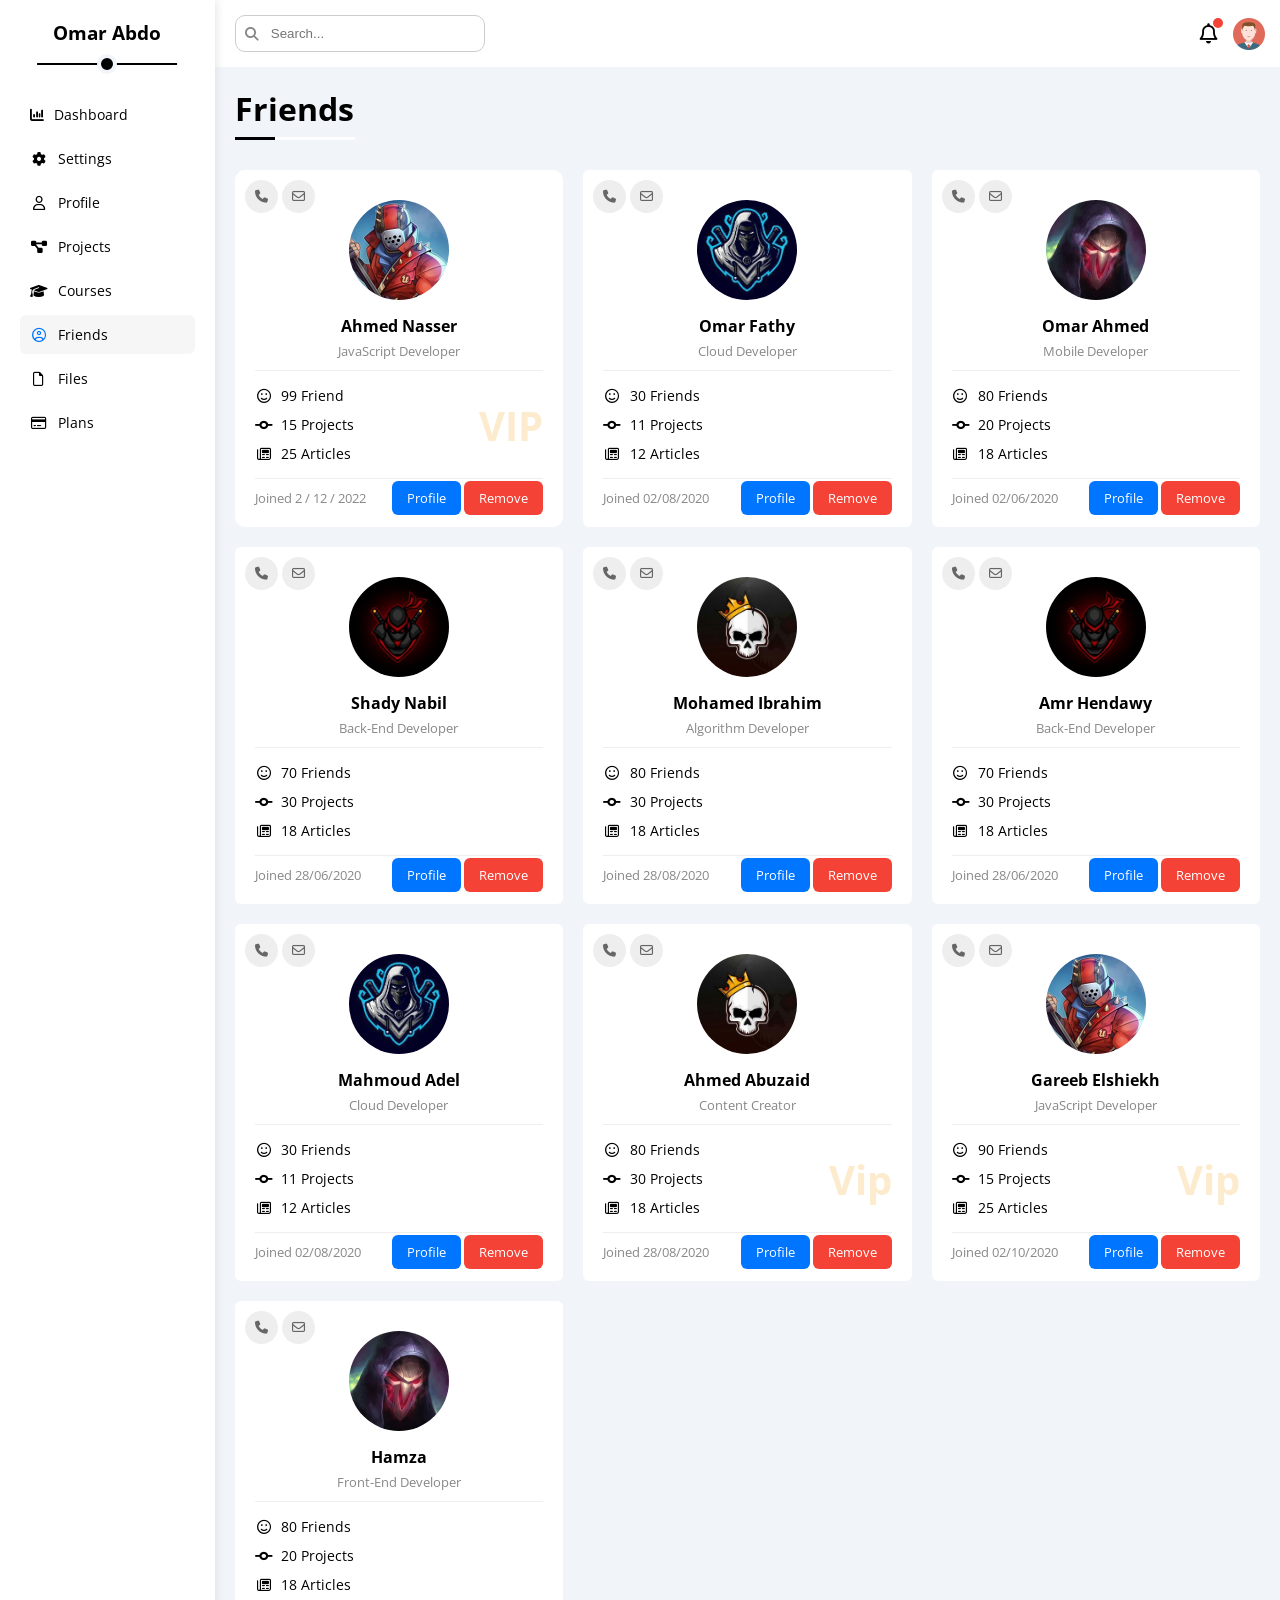
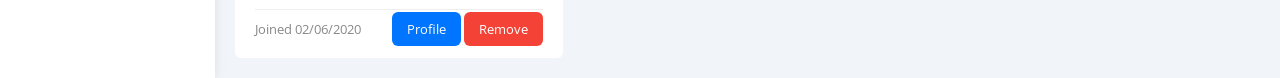
<file: pages/friends.html>
<!DOCTYPE html>
<html lang="en">

<head>
    <meta charset="UTF-8">
    <meta name="viewport" content="width=device-width, initial-scale=1.0">
    <title>Friends</title>
    <!-- Font Awsome -->
    <link rel="stylesheet" href="../css/all.min.css">

    <link rel="stylesheet" href="../css/framework.css">
    <link rel="stylesheet" href="../css/master.css">
    <link rel="icon" type="image/x-icon" href="../../../imgs/favicon.png">

    <!-- open sanse -->
    <link rel="preconnect" href="https://fonts.googleapis.com">
    <link rel="preconnect" href="https://fonts.gstatic.com" crossorigin>
    <link href="https://fonts.googleapis.com/css2?family=Open+Sans:wght@300;400;600;700&display=swap" rel="stylesheet">
</head>

<body>
    <div class="page d-flex">
        <!-- Sidebar -->
        <div class="sidebar bg-white p-20 p-relative">
            <h3 class="p-relative txt-c mt-0">Omar Abdo</h3>
            <ul>
                <li>
                    <a class="d-flex align-center fs-14 c-black rad-10 p-10" href="../index.html">
                        <i class="fa-solid fa-chart-column"></i>
                        <span class="hide-mobile">Dashboard</span>
                    </a>
                </li>
                <li>
                    <a class="d-flex align-center fs-14 c-black rad-6 p-10" href="settings.html">
                        <i class="fa-solid fa-gear fa-fw"></i>
                        <span class="hide-mobile">Settings</span>
                    </a>
                </li>
                <li>
                    <a class="d-flex align-center fs-14 c-black rad-6 p-10" href="profile.html">
                        <i class="fa-regular fa-user fa-fw"></i>
                        <span class="hide-mobile">Profile</span>
                    </a>
                </li>
                <li>
                    <a class="d-flex align-center fs-14 c-black rad-6 p-10" href="projects.html">
                        <i class="fa-solid fa-diagram-project fa-fw"></i>
                        <span class="hide-mobile">Projects</span>
                    </a>
                </li>
                <li>
                    <a class="d-flex align-center fs-14 c-black rad-6 p-10" href="courses.html">
                        <i class="fa-solid fa-graduation-cap fa-fw"></i>
                        <span class="hide-mobile">Courses</span>
                    </a>
                </li>
                <li>
                    <a class="active d-flex align-center fs-14 c-black rad-6 p-10" href="friends.html">
                        <i class="fa-regular fa-circle-user fa-fw"></i>
                        <span class="hide-mobile">Friends</span>
                    </a>
                </li>
                <li>
                    <a class="d-flex align-center fs-14 c-black rad-6 p-10" href="files.html">
                        <i class="fa-regular fa-file fa-fw"></i>
                        <span class="hide-mobile">Files</span>
                    </a>
                </li>
                <li>
                    <a class="d-flex align-center fs-14 c-black rad-6 p-10" href="plans.html">
                        <i class="fa-regular fa-credit-card fa-fw"></i>
                        <span class="hide-mobile">Plans</span>
                    </a>
                </li>
            </ul>
        </div>

        <!-- Content -->
        <div class="content w-full">
            <div class="head bg-white p-15 between-flex">
                <div class="search p-relative">
                    <input type="search" name="" id="" placeholder="Search..." class="p-10">
                </div>
                <div class="icons d-flex align-center">
                    <span class="notification p-relative">
                        <i class="fa-regular fa-bell fa-lg"></i>
                    </span>
                    <img src="../imgs/avatar.png" alt="Avatar">
                </div>
            </div>

            <!-- Heading -->
            <h1 class="p-relative">Friends</h1>

            <!-- Friends Page -->
            <div class="friends-page d-grid m-20 gap-20">
                <div class="friend section p-relative">
                    <div class="contact">
                        <i class="fa-solid fa-phone"></i>
                        <i class="fa-regular fa-envelope"></i>
                    </div>
                    <div class="txt-c">
                        <img decoding="async" class="rad-half mt-10 mb-10 w-100 h-100" src="../imgs/friend-01.jpg"
                            alt="" />
                        <h4 class="m-0">Ahmed Nasser</h4>
                        <p class="c-grey fs-13 mt-5 mb-0">JavaScript Developer</p>
                    </div>
                    <div class="icons fs-14 p-relative">
                        <div class="mb-10">
                            <i class="fa-regular fa-face-smile fa-fw"></i>
                            <span>99 Friend</span>
                        </div>
                        <div class="mb-10">
                            <i class="fa-solid fa-code-commit fa-fw"></i>
                            <span>15 Projects</span>
                        </div>
                        <div>
                            <i class="fa-regular fa-newspaper fa-fw"></i>
                            <span>25 Articles</span>
                        </div>
                        <span class="vip fw-bold c-orange">VIP</span>
                    </div>
                    <div class="info between-flex fs-13">
                        <span class="c-grey">Joined 2 / 12 / 2022</span>
                        <div>
                            <a class="bg-blue c-white btn-shape" href="./profile.html">Profile</a>
                            <a class="bg-red c-white btn-shape" href="#">Remove</a>
                        </div>
                    </div>
                </div>
                <div class="friend bg-white rad-6 p-20 p-relative">
                    <div class="contact">
                        <i class="fa-solid fa-phone"></i>
                        <i class="fa-regular fa-envelope"></i>
                    </div>
                    <div class="txt-c">
                        <img decoding="async" class="rad-half mt-10 mb-10 w-100 h-100" src="../imgs/friend-02.jpg"
                            alt="" />
                        <h4 class="m-0">Omar Fathy</h4>
                        <p class="c-grey fs-13 mt-5 mb-0">Cloud Developer</p>
                    </div>
                    <div class="icons fs-14 p-relative">
                        <div class="mb-10">
                            <i class="fa-regular fa-face-smile fa-fw"></i>
                            <span>30 Friends</span>
                        </div>
                        <div class="mb-10">
                            <i class="fa-solid fa-code-commit fa-fw"></i>
                            <span>11 Projects</span>
                        </div>
                        <div>
                            <i class="fa-regular fa-newspaper fa-fw"></i>
                            <span>12 Articles</span>
                        </div>
                    </div>
                    <div class="info between-flex fs-13">
                        <span class="c-grey">Joined 02/08/2020</span>
                        <div>
                            <a class="bg-blue c-white btn-shape" href="profile.html">Profile</a>
                            <a class="bg-red c-white btn-shape" href="">Remove</a>
                        </div>
                    </div>
                </div>
                <div class="friend bg-white rad-6 p-20 p-relative">
                    <div class="contact">
                        <i class="fa-solid fa-phone"></i>
                        <i class="fa-regular fa-envelope"></i>
                    </div>
                    <div class="txt-c">
                        <img decoding="async" class="rad-half mt-10 mb-10 w-100 h-100" src="../imgs/friend-03.jpg"
                            alt="" />
                        <h4 class="m-0">Omar Ahmed</h4>
                        <p class="c-grey fs-13 mt-5 mb-0">Mobile Developer</p>
                    </div>
                    <div class="icons fs-14 p-relative">
                        <div class="mb-10">
                            <i class="fa-regular fa-face-smile fa-fw"></i>
                            <span>80 Friends</span>
                        </div>
                        <div class="mb-10">
                            <i class="fa-solid fa-code-commit fa-fw"></i>
                            <span>20 Projects</span>
                        </div>
                        <div>
                            <i class="fa-regular fa-newspaper fa-fw"></i>
                            <span>18 Articles</span>
                        </div>
                    </div>
                    <div class="info between-flex fs-13">
                        <span class="c-grey">Joined 02/06/2020</span>
                        <div>
                            <a class="bg-blue c-white btn-shape" href="profile.html">Profile</a>
                            <a class="bg-red c-white btn-shape" href="">Remove</a>
                        </div>
                    </div>
                </div>
                <div class="friend bg-white rad-6 p-20 p-relative">
                    <div class="contact">
                        <i class="fa-solid fa-phone"></i>
                        <i class="fa-regular fa-envelope"></i>
                    </div>
                    <div class="txt-c">
                        <img decoding="async" class="rad-half mt-10 mb-10 w-100 h-100" src="../imgs/friend-04.jpg"
                            alt="" />
                        <h4 class="m-0">Shady Nabil</h4>
                        <p class="c-grey fs-13 mt-5 mb-0">Back-End Developer</p>
                    </div>
                    <div class="icons fs-14 p-relative">
                        <div class="mb-10">
                            <i class="fa-regular fa-face-smile fa-fw"></i>
                            <span>70 Friends</span>
                        </div>
                        <div class="mb-10">
                            <i class="fa-solid fa-code-commit fa-fw"></i>
                            <span>30 Projects</span>
                        </div>
                        <div>
                            <i class="fa-regular fa-newspaper fa-fw"></i>
                            <span>18 Articles</span>
                        </div>
                    </div>
                    <div class="info between-flex fs-13">
                        <span class="c-grey">Joined 28/06/2020</span>
                        <div>
                            <a class="bg-blue c-white btn-shape" href="profile.html">Profile</a>
                            <a class="bg-red c-white btn-shape" href="">Remove</a>
                        </div>
                    </div>
                </div>
                <div class="friend bg-white rad-6 p-20 p-relative">
                    <div class="contact">
                        <i class="fa-solid fa-phone"></i>
                        <i class="fa-regular fa-envelope"></i>
                    </div>
                    <div class="txt-c">
                        <img decoding="async" class="rad-half mt-10 mb-10 w-100 h-100" src="../imgs/friend-05.jpg"
                            alt="" />
                        <h4 class="m-0">Mohamed Ibrahim</h4>
                        <p class="c-grey fs-13 mt-5 mb-0">Algorithm Developer</p>
                    </div>
                    <div class="icons fs-14 p-relative">
                        <div class="mb-10">
                            <i class="fa-regular fa-face-smile fa-fw"></i>
                            <span>80 Friends</span>
                        </div>
                        <div class="mb-10">
                            <i class="fa-solid fa-code-commit fa-fw"></i>
                            <span>30 Projects</span>
                        </div>
                        <div>
                            <i class="fa-regular fa-newspaper fa-fw"></i>
                            <span>18 Articles</span>
                        </div>
                    </div>
                    <div class="info between-flex fs-13">
                        <span class="c-grey">Joined 28/08/2020</span>
                        <div>
                            <a class="bg-blue c-white btn-shape" href="profile.html">Profile</a>
                            <a class="bg-red c-white btn-shape" href="">Remove</a>
                        </div>
                    </div>
                </div>
                <div class="friend bg-white rad-6 p-20 p-relative">
                    <div class="contact">
                        <i class="fa-solid fa-phone"></i>
                        <i class="fa-regular fa-envelope"></i>
                    </div>
                    <div class="txt-c">
                        <img decoding="async" class="rad-half mt-10 mb-10 w-100 h-100" src="../imgs/friend-04.jpg"
                            alt="" />
                        <h4 class="m-0">Amr Hendawy</h4>
                        <p class="c-grey fs-13 mt-5 mb-0">Back-End Developer</p>
                    </div>
                    <div class="icons fs-14 p-relative">
                        <div class="mb-10">
                            <i class="fa-regular fa-face-smile fa-fw"></i>
                            <span>70 Friends</span>
                        </div>
                        <div class="mb-10">
                            <i class="fa-solid fa-code-commit fa-fw"></i>
                            <span>30 Projects</span>
                        </div>
                        <div>
                            <i class="fa-regular fa-newspaper fa-fw"></i>
                            <span>18 Articles</span>
                        </div>
                    </div>
                    <div class="info between-flex fs-13">
                        <span class="c-grey">Joined 28/06/2020</span>
                        <div>
                            <a class="bg-blue c-white btn-shape" href="profile.html">Profile</a>
                            <a class="bg-red c-white btn-shape" href="">Remove</a>
                        </div>
                    </div>
                </div>
                <div class="friend bg-white rad-6 p-20 p-relative">
                    <div class="contact">
                        <i class="fa-solid fa-phone"></i>
                        <i class="fa-regular fa-envelope"></i>
                    </div>
                    <div class="txt-c">
                        <img decoding="async" class="rad-half mt-10 mb-10 w-100 h-100" src="../imgs/friend-02.jpg"
                            alt="" />
                        <h4 class="m-0">Mahmoud Adel</h4>
                        <p class="c-grey fs-13 mt-5 mb-0">Cloud Developer</p>
                    </div>
                    <div class="icons fs-14 p-relative">
                        <div class="mb-10">
                            <i class="fa-regular fa-face-smile fa-fw"></i>
                            <span>30 Friends</span>
                        </div>
                        <div class="mb-10">
                            <i class="fa-solid fa-code-commit fa-fw"></i>
                            <span>11 Projects</span>
                        </div>
                        <div>
                            <i class="fa-regular fa-newspaper fa-fw"></i>
                            <span>12 Articles</span>
                        </div>
                    </div>
                    <div class="info between-flex fs-13">
                        <span class="c-grey">Joined 02/08/2020</span>
                        <div>
                            <a class="bg-blue c-white btn-shape" href="profile.html">Profile</a>
                            <a class="bg-red c-white btn-shape" href="">Remove</a>
                        </div>
                    </div>
                </div>
                <div class="friend bg-white rad-6 p-20 p-relative">
                    <div class="contact">
                        <i class="fa-solid fa-phone"></i>
                        <i class="fa-regular fa-envelope"></i>
                    </div>
                    <div class="txt-c">
                        <img decoding="async" class="rad-half mt-10 mb-10 w-100 h-100" src="../imgs/friend-05.jpg"
                            alt="" />
                        <h4 class="m-0">Ahmed Abuzaid</h4>
                        <p class="c-grey fs-13 mt-5 mb-0">Content Creator</p>
                    </div>
                    <div class="icons fs-14 p-relative">
                        <div class="mb-10">
                            <i class="fa-regular fa-face-smile fa-fw"></i>
                            <span>80 Friends</span>
                        </div>
                        <div class="mb-10">
                            <i class="fa-solid fa-code-commit fa-fw"></i>
                            <span>30 Projects</span>
                        </div>
                        <div>
                            <i class="fa-regular fa-newspaper fa-fw"></i>
                            <span>18 Articles</span>
                        </div>
                        <span class="vip fw-bold c-orange">Vip</span>
                    </div>
                    <div class="info between-flex fs-13">
                        <span class="c-grey">Joined 28/08/2020</span>
                        <div>
                            <a class="bg-blue c-white btn-shape" href="profile.html">Profile</a>
                            <a class="bg-red c-white btn-shape" href="">Remove</a>
                        </div>
                    </div>
                </div>
                <div class="friend bg-white rad-6 p-20 p-relative">
                    <div class="contact">
                        <i class="fa-solid fa-phone"></i>
                        <i class="fa-regular fa-envelope"></i>
                    </div>
                    <div class="txt-c">
                        <img decoding="async" class="rad-half mt-10 mb-10 w-100 h-100" src="../imgs/friend-01.jpg"
                            alt="" />
                        <h4 class="m-0">Gareeb Elshiekh</h4>
                        <p class="c-grey fs-13 mt-5 mb-0">JavaScript Developer</p>
                    </div>
                    <div class="icons fs-14 p-relative">
                        <div class="mb-10">
                            <i class="fa-regular fa-face-smile fa-fw"></i>
                            <span>90 Friends</span>
                        </div>
                        <div class="mb-10">
                            <i class="fa-solid fa-code-commit fa-fw"></i>
                            <span>15 Projects</span>
                        </div>
                        <div>
                            <i class="fa-regular fa-newspaper fa-fw"></i>
                            <span>25 Articles</span>
                        </div>
                        <span class="vip fw-bold c-orange">Vip</span>
                    </div>
                    <div class="info between-flex fs-13">
                        <span class="c-grey">Joined 02/10/2020</span>
                        <div>
                            <a class="bg-blue c-white btn-shape" href="profile.html">Profile</a>
                            <a class="bg-red c-white btn-shape" href="">Remove</a>
                        </div>
                    </div>
                </div>
                <div class="friend bg-white rad-6 p-20 p-relative">
                    <div class="contact">
                        <i class="fa-solid fa-phone"></i>
                        <i class="fa-regular fa-envelope"></i>
                    </div>
                    <div class="txt-c">
                        <img decoding="async" class="rad-half mt-10 mb-10 w-100 h-100" src="../imgs/friend-03.jpg"
                            alt="" />
                        <h4 class="m-0">Hamza</h4>
                        <p class="c-grey fs-13 mt-5 mb-0">Front-End Developer</p>
                    </div>
                    <div class="icons fs-14 p-relative">
                        <div class="mb-10">
                            <i class="fa-regular fa-face-smile fa-fw"></i>
                            <span>80 Friends</span>
                        </div>
                        <div class="mb-10">
                            <i class="fa-solid fa-code-commit fa-fw"></i>
                            <span>20 Projects</span>
                        </div>
                        <div>
                            <i class="fa-regular fa-newspaper fa-fw"></i>
                            <span>18 Articles</span>
                        </div>
                    </div>
                    <div class="info between-flex fs-13">
                        <span class="c-grey">Joined 02/06/2020</span>
                        <div>
                            <a class="bg-blue c-white btn-shape" href="profile.html">Profile</a>
                            <a class="bg-red c-white btn-shape" href="">Remove</a>
                        </div>
                    </div>
                </div>
            </div>

        </div>
    </div>
    </div>
    </div>
</body>

</html>
</file>
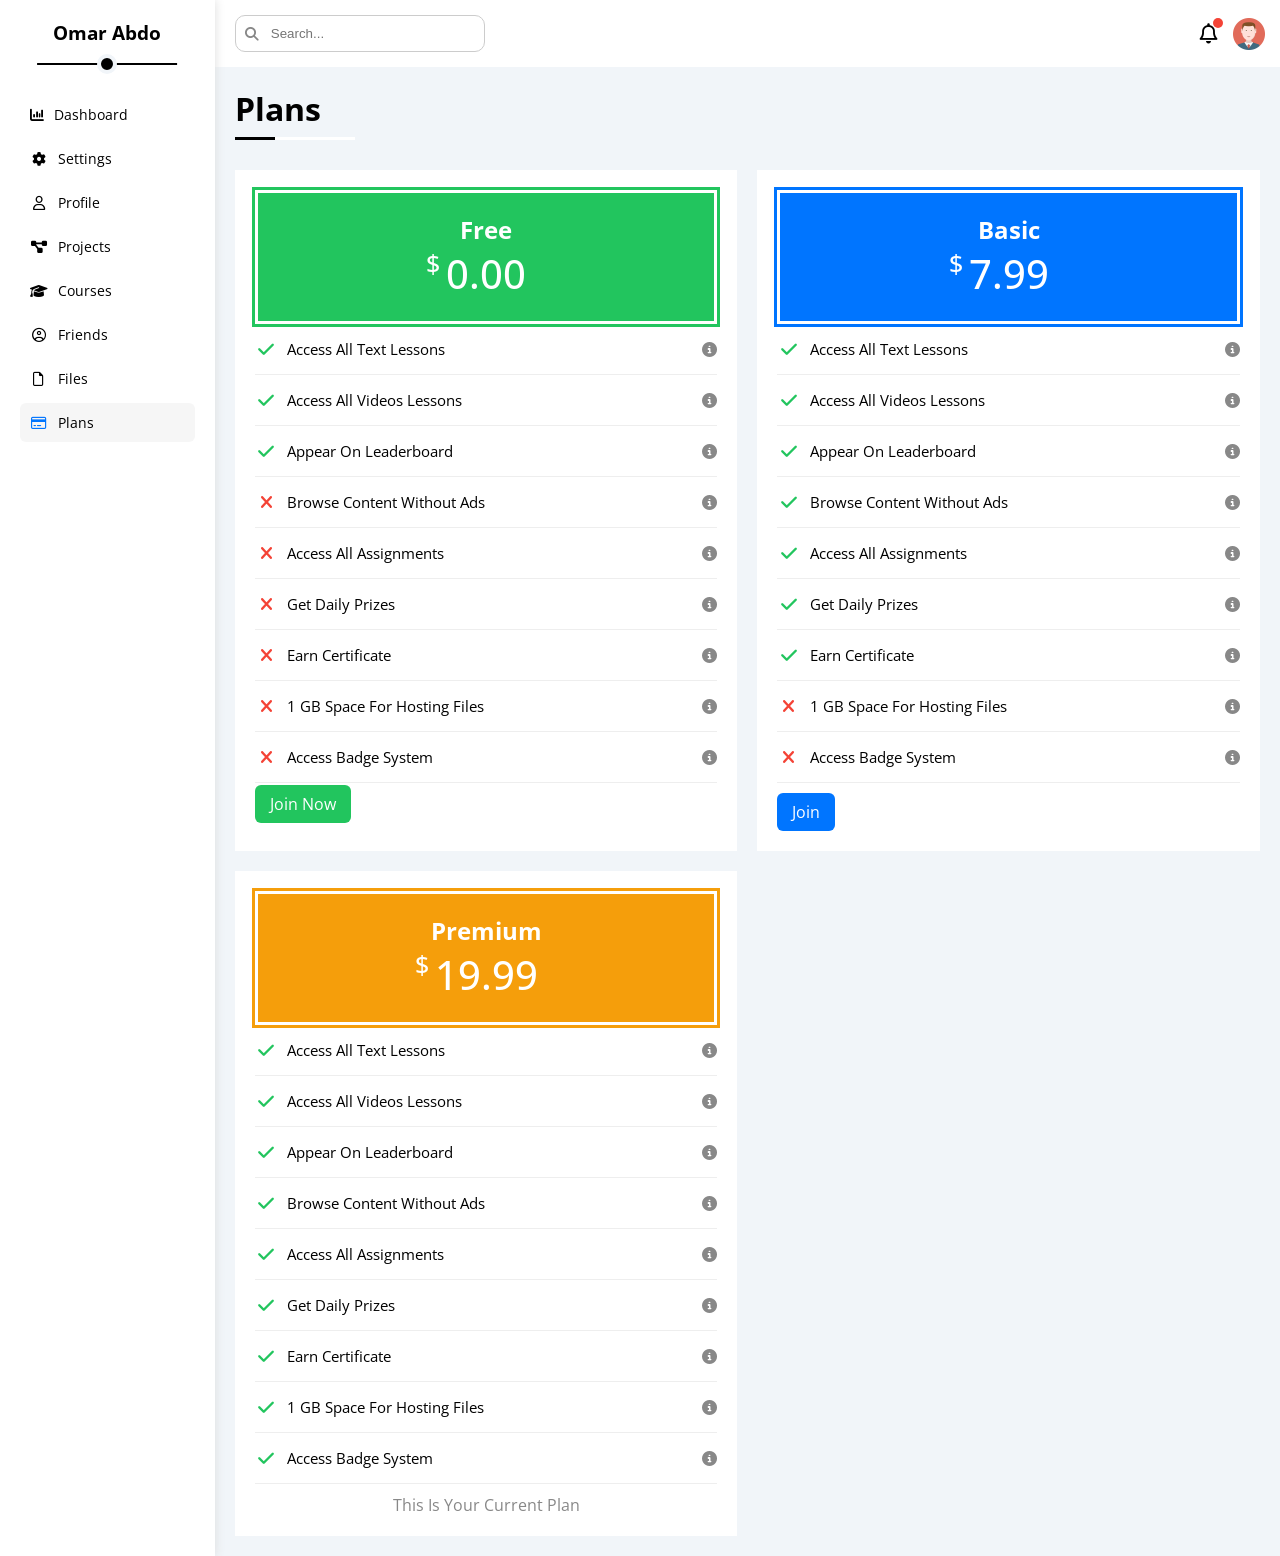
<file: pages/plans.html>
<!DOCTYPE html>
<html lang="en">

<head>
    <meta charset="UTF-8">
    <meta name="viewport" content="width=device-width, initial-scale=1.0">
    <title>Plans</title>
    <!-- Font Awsome -->
    <link rel="stylesheet" href="../css/all.min.css">

    <link rel="stylesheet" href="../css/framework.css">
    <link rel="stylesheet" href="../css/master.css">
    <link rel="icon" type="image/x-icon" href="../../imgs/favicon.png">

    <!-- open sanse -->
    <link rel="preconnect" href="https://fonts.googleapis.com">
    <link rel="preconnect" href="https://fonts.gstatic.com" crossorigin>
    <link href="https://fonts.googleapis.com/css2?family=Open+Sans:wght@300;400;600;700&display=swap" rel="stylesheet">
</head>

<body>
    <div class="page d-flex">
        <!-- Sidebar -->
        <div class="sidebar bg-white p-20 p-relative">
            <h3 class="p-relative txt-c mt-0">Omar Abdo</h3>
            <ul>
                <li>
                    <a class="d-flex align-center fs-14 c-black rad-10 p-10" href="../index.html">
                        <i class="fa-solid fa-chart-column"></i>
                        <span class="hide-mobile">Dashboard</span>
                    </a>
                </li>
                <li>
                    <a class="d-flex align-center fs-14 c-black rad-6 p-10" href="settings.html">
                        <i class="fa-solid fa-gear fa-fw"></i>
                        <span class="hide-mobile">Settings</span>
                    </a>
                </li>
                <li>
                    <a class="d-flex align-center fs-14 c-black rad-6 p-10" href="profile.html">
                        <i class="fa-regular fa-user fa-fw"></i>
                        <span class="hide-mobile">Profile</span>
                    </a>
                </li>
                <li>
                    <a class="d-flex align-center fs-14 c-black rad-6 p-10" href="projects.html">
                        <i class="fa-solid fa-diagram-project fa-fw"></i>
                        <span class="hide-mobile">Projects</span>
                    </a>
                </li>
                <li>
                    <a class="d-flex align-center fs-14 c-black rad-6 p-10" href="courses.html">
                        <i class="fa-solid fa-graduation-cap fa-fw"></i>
                        <span class="hide-mobile">Courses</span>
                    </a>
                </li>
                <li>
                    <a class="d-flex align-center fs-14 c-black rad-6 p-10" href="friends.html">
                        <i class="fa-regular fa-circle-user fa-fw"></i>
                        <span class="hide-mobile">Friends</span>
                    </a>
                </li>
                <li>
                    <a class="d-flex align-center fs-14 c-black rad-6 p-10" href="files.html">
                        <i class="fa-regular fa-file fa-fw"></i>
                        <span class="hide-mobile">Files</span>
                    </a>
                </li>
                <li>
                    <a class="active d-flex align-center fs-14 c-black rad-6 p-10" href="plans.html">
                        <i class="fa-regular fa-credit-card fa-fw"></i>
                        <span class="hide-mobile">Plans</span>
                    </a>
                </li>
            </ul>
        </div>

        <!-- Content -->
        <div class="content w-full">
            <div class="head bg-white p-15 between-flex">
                <div class="search p-relative">
                    <input type="search" name="" id="" placeholder="Search..." class="p-10">
                </div>
                <div class="icons d-flex align-center">
                    <span class="notification p-relative">
                        <i class="fa-regular fa-bell fa-lg"></i>
                    </span>
                    <img src="../../imgs/avatar.png" alt="Avatar">
                </div>
            </div>

            <!-- Heading -->
            <h1 class="p-relative">Plans</h1>

            <!-- Plans Page -->
            <div class="plans-page d-grid m-20 gap-20">
                <div class="plan bg-white p-20 green">
                    <div class="top bg-green txt-c p-20">
                        <h2 class="m-0 c-white">Free</h2>
                        <div class="price c-white"><span>$</span>0.00</div>
                    </div>
                    <ul class="m-0">
                        <li>
                            <i class="fa-solid fa-check fa-fw yes"></i>
                            <span>Access All Text Lessons</span>
                            <i class="fa-solid fa-circle-info help"></i>
                        </li>
                        <li>
                            <i class="fa-solid fa-check fa-fw yes"></i>
                            <span>Access All Videos Lessons</span>
                            <i class="fa-solid fa-circle-info help"></i>
                        </li>
                        <li>
                            <i class="fa-solid fa-check fa-fw yes"></i>
                            <span>Appear On Leaderboard</span>
                            <i class="fa-solid fa-circle-info help"></i>
                        </li>
                        <li>
                            <i class="fa-solid fa-xmark fa-fw"></i>
                            <span>Browse Content Without Ads</span>
                            <i class="fa-solid fa-circle-info help"></i>
                        </li>
                        <li>
                            <i class="fa-solid fa-xmark fa-fw"></i>
                            <span>Access All Assignments</span>
                            <i class="fa-solid fa-circle-info help"></i>
                        </li>
                        <li>
                            <i class="fa-solid fa-xmark fa-fw"></i>
                            <span>Get Daily Prizes</span>
                            <i class="fa-solid fa-circle-info help"></i>
                        </li>
                        <li>
                            <i class="fa-solid fa-xmark fa-fw"></i>
                            <span>Earn Certificate</span>
                            <i class="fa-solid fa-circle-info help"></i>
                        </li>
                        <li>
                            <i class="fa-solid fa-xmark fa-fw"></i>
                            <span>1 GB Space For Hosting Files</span>
                            <i class="fa-solid fa-circle-info help"></i>
                        </li>
                        <li>
                            <i class="fa-solid fa-xmark fa-fw"></i>
                            <span>Access Badge System</span>
                            <i class="fa-solid fa-circle-info help"></i>
                        </li>
                    </ul>
                    <a href="" class="btn-shape bg-green c-white w-fit">Join Now</a>
                </div>
                <div class="plan blue bg-white p-20">
                    <div class="top bg-blue txt-c p-20">
                        <h2 class="m-0 c-white">Basic</h2>
                        <div class="price c-white"><span>$</span>7.99</div>
                    </div>
                    <ul class="list-none p-0">
                        <li>
                            <i class="fa-solid fa-check fa-fw yes"></i>
                            <span>Access All Text Lessons</span>
                            <i class="fa-solid fa-circle-info help"></i>
                        </li>
                        <li>
                            <i class="fa-solid fa-check fa-fw yes"></i>
                            <span>Access All Videos Lessons</span>
                            <i class="fa-solid fa-circle-info help"></i>
                        </li>
                        <li>
                            <i class="fa-solid fa-check fa-fw yes"></i>
                            <span>Appear On Leaderboard</span>
                            <i class="fa-solid fa-circle-info help"></i>
                        </li>
                        <li>
                            <i class="fa-solid fa-check fa-fw yes"></i>
                            <span>Browse Content Without Ads</span>
                            <i class="fa-solid fa-circle-info help"></i>
                        </li>
                        <li>
                            <i class="fa-solid fa-check fa-fw yes"></i>
                            <span>Access All Assignments</span>
                            <i class="fa-solid fa-circle-info help"></i>
                        </li>
                        <li>
                            <i class="fa-solid fa-check fa-fw yes"></i>
                            <span>Get Daily Prizes</span>
                            <i class="fa-solid fa-circle-info help"></i>
                        </li>
                        <li>
                            <i class="fa-solid fa-check fa-fw yes"></i>
                            <span>Earn Certificate</span>
                            <i class="fa-solid fa-circle-info help"></i>
                        </li>
                        <li>
                            <i class="fa-solid fa-xmark fa-fw"></i>
                            <span>1 GB Space For Hosting Files</span>
                            <i class="fa-solid fa-circle-info help"></i>
                        </li>
                        <li>
                            <i class="fa-solid fa-xmark fa-fw"></i>
                            <span>Access Badge System</span>
                            <i class="fa-solid fa-circle-info help"></i>
                        </li>
                    </ul>
                    <a href="#" class="btn-shape bg-blue c-white d-block w-fit">Join</a>
                </div>
                <!-- End Plan -->
                <!-- Start Plan -->
                <div class="plan orange bg-white p-20">
                    <div class="top bg-orange txt-c p-20">
                        <h2 class="m-0 c-white">Premium</h2>
                        <div class="price c-white"><span>$</span>19.99</div>
                    </div>
                    <ul class="list-none p-0">
                        <li>
                            <i class="fa-solid fa-check fa-fw yes"></i>
                            <span>Access All Text Lessons</span>
                            <i class="fa-solid fa-circle-info help"></i>
                        </li>
                        <li>
                            <i class="fa-solid fa-check fa-fw yes"></i>
                            <span>Access All Videos Lessons</span>
                            <i class="fa-solid fa-circle-info help"></i>
                        </li>
                        <li>
                            <i class="fa-solid fa-check fa-fw yes"></i>
                            <span>Appear On Leaderboard</span>
                            <i class="fa-solid fa-circle-info help"></i>
                        </li>
                        <li>
                            <i class="fa-solid fa-check fa-fw yes"></i>
                            <span>Browse Content Without Ads</span>
                            <i class="fa-solid fa-circle-info help"></i>
                        </li>
                        <li>
                            <i class="fa-solid fa-check fa-fw yes"></i>
                            <span>Access All Assignments</span>
                            <i class="fa-solid fa-circle-info help"></i>
                        </li>
                        <li>
                            <i class="fa-solid fa-check fa-fw yes"></i>
                            <span>Get Daily Prizes</span>
                            <i class="fa-solid fa-circle-info help"></i>
                        </li>
                        <li>
                            <i class="fa-solid fa-check fa-fw yes"></i>
                            <span>Earn Certificate</span>
                            <i class="fa-solid fa-circle-info help"></i>
                        </li>
                        <li>
                            <i class="fa-solid fa-check fa-fw yes"></i>
                            <span>1 GB Space For Hosting Files</span>
                            <i class="fa-solid fa-circle-info help"></i>
                        </li>
                        <li>
                            <i class="fa-solid fa-check fa-fw yes"></i>
                            <span>Access Badge System</span>
                            <i class="fa-solid fa-circle-info help"></i>
                        </li>
                    </ul>
                    <p class="c-grey m-0 txt-c">This Is Your Current Plan</p>
                </div>
            </div>
        </div>
    </div>
    </div>
    </div>
</body>

</html>
</file>
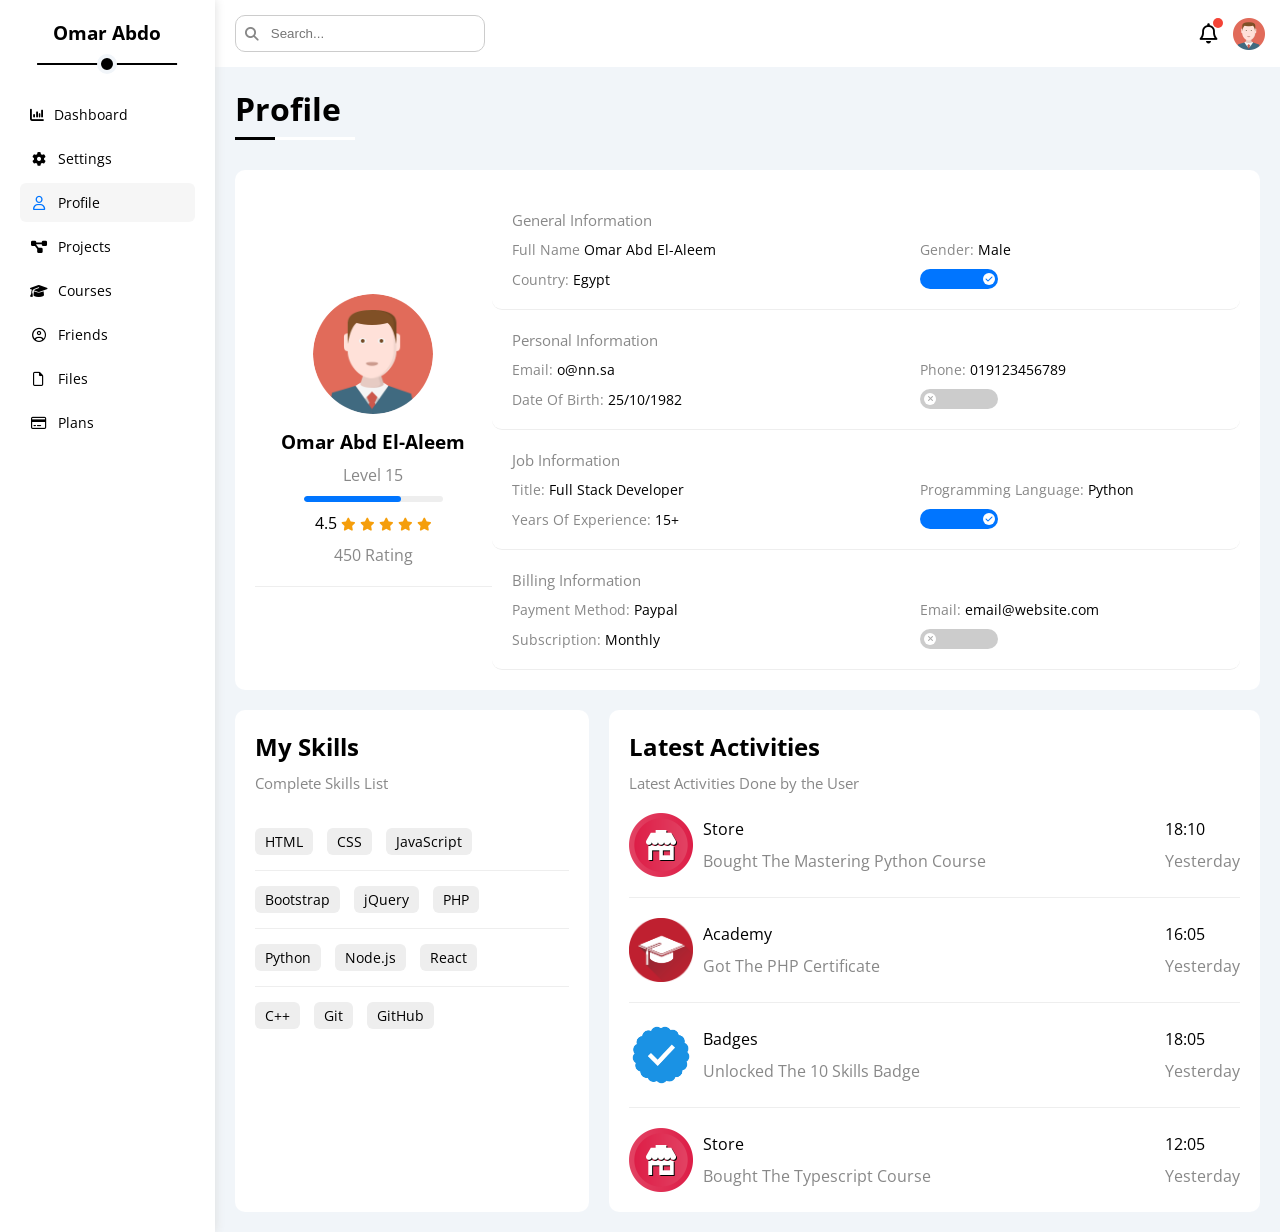
<file: pages/profile.html>
<!DOCTYPE html>
<html lang="en">

<head>
    <meta charset="UTF-8">
    <meta name="viewport" content="width=device-width, initial-scale=1.0">
    <title>Profile</title>
    <!-- Font Awsome -->
    <link rel="stylesheet" href="../css/all.min.css">

    <link rel="stylesheet" href="../css/framework.css">
    <link rel="stylesheet" href="../css/master.css">
    <link rel="icon" type="image/x-icon" href="../imgs/favicon.png">

    <!-- open sanse -->
    <link rel="preconnect" href="https://fonts.googleapis.com">
    <link rel="preconnect" href="https://fonts.gstatic.com" crossorigin>
    <link href="https://fonts.googleapis.com/css2?family=Open+Sans:wght@300;400;600;700&display=swap" rel="stylesheet">
</head>

<body>
    <div class="page d-flex">
        <!-- Sidebar -->
        <div class="sidebar bg-white p-20 p-relative">
            <h3 class="p-relative txt-c mt-0">Omar Abdo</h3>
            <ul>
                <li>
                    <a class="d-flex align-center fs-14 c-black rad-10 p-10" href="../index.html">
                        <i class="fa-solid fa-chart-column"></i>
                        <span class="hide-mobile">Dashboard</span>
                    </a>
                </li>
                <li>
                    <a class="d-flex align-center fs-14 c-black rad-6 p-10" href="settings.html">
                        <i class="fa-solid fa-gear fa-fw"></i>
                        <span class="hide-mobile">Settings</span>
                    </a>
                </li>
                <li>
                    <a class="active d-flex align-center fs-14 c-black rad-6 p-10" href="profile.html">
                        <i class="fa-regular fa-user fa-fw"></i>
                        <span class="hide-mobile">Profile</span>
                    </a>
                </li>
                <li>
                    <a class="d-flex align-center fs-14 c-black rad-6 p-10" href="projects.html">
                        <i class="fa-solid fa-diagram-project fa-fw"></i>
                        <span class="hide-mobile">Projects</span>
                    </a>
                </li>
                <li>
                    <a class="d-flex align-center fs-14 c-black rad-6 p-10" href="courses.html">
                        <i class="fa-solid fa-graduation-cap fa-fw"></i>
                        <span class="hide-mobile">Courses</span>
                    </a>
                </li>
                <li>
                    <a class="d-flex align-center fs-14 c-black rad-6 p-10" href="friends.html">
                        <i class="fa-regular fa-circle-user fa-fw"></i>
                        <span class="hide-mobile">Friends</span>
                    </a>
                </li>
                <li>
                    <a class="d-flex align-center fs-14 c-black rad-6 p-10" href="files.html">
                        <i class="fa-regular fa-file fa-fw"></i>
                        <span class="hide-mobile">Files</span>
                    </a>
                </li>
                <li>
                    <a class="d-flex align-center fs-14 c-black rad-6 p-10" href="plans.html">
                        <i class="fa-regular fa-credit-card fa-fw"></i>
                        <span class="hide-mobile">Plans</span>
                    </a>
                </li>
            </ul>
        </div>

        <!-- Content -->
        <div class="content w-full">
            <div class="head bg-white p-15 between-flex">
                <div class="search p-relative">
                    <input type="search" name="" id="" placeholder="Search..." class="p-10">
                </div>
                <div class="icons d-flex align-center">
                    <span class="notification p-relative">
                        <i class="fa-regular fa-bell fa-lg"></i>
                    </span>
                    <img src="../imgs/avatar.png" alt="Avatar">
                </div>
            </div>

            <!-- Heading -->
            <h1 class="p-relative">Profile</h1>

            <!-- Profile Page -->
            <div class="profile-page m-20">
                <div class="overview section d-flex align-center">
                    <div class="avatar-box txt-c p-20">
                        <img src="../imgs/avatar.png" alt="Profile Image" class="mb-10 rad-half">
                        <h3 class="m-0">Omar Abd El-Aleem</h3>
                        <p class="c-grey mt-10 mb-10">Level 15</p>
                        <div class="level rad-6 bg-eee p-relative">
                            <span style="width: 70%;"></span>
                        </div>
                        <div class="rating mt-10 mb-10">
                            <span>4.5</span>
                            <i class="fa-solid fa-star c-orange fs-13"></i>
                            <i class="fa-solid fa-star c-orange fs-13"></i>
                            <i class="fa-solid fa-star c-orange fs-13"></i>
                            <i class="fa-solid fa-star c-orange fs-13"></i>
                            <i class="fa-solid fa-star c-orange fs-13"></i>
                        </div>
                        <p class="c-grey">450 Rating</p>
                    </div>
                    <div class="info-box w-full txt-c-mobile">
                        <!-- info row -->
                        <div class="box p-20 d-flex align-center">
                            <h4 class="c-grey fs-15 m-0 w-full">General Information</h4>
                            <div class="fs-14">
                                <span class="c-grey">Full Name</span>
                                <span>Omar Abd El-Aleem</span>
                            </div>
                            <div class="fs-14">
                                <span class="c-grey">Gender:</span>
                                <span>Male</span>
                            </div>
                            <div class="fs-14">
                                <span class="c-grey">Country:</span>
                                <span>Egypt</span>
                            </div>
                            <div class="fs-14">
                                <label>
                                    <input class="toggle-checkbox" type="checkbox" checked />
                                    <div class="toggle-switch"></div>
                                </label>
                            </div>
                        </div>

                        <!-- Personal Information Row -->
                        <div class="box p-20 d-flex align-center">
                            <h4 class="c-grey w-full fs-15 m-0">Personal Information</h4>
                            <div class="fs-14">
                                <span class="c-grey">Email:</span>
                                <span>o@nn.sa</span>
                            </div>
                            <div class="fs-14">
                                <span class="c-grey">Phone:</span>
                                <span>019123456789</span>
                            </div>
                            <div class="fs-14">
                                <span class="c-grey">Date Of Birth:</span>
                                <span>25/10/1982</span>
                            </div>
                            <div class="fs-14">
                                <label>
                                    <input class="toggle-checkbox" type="checkbox" />
                                    <div class="toggle-switch"></div>
                                </label>
                            </div>
                        </div>

                        <!-- Job Information Row -->
                        <div class="box p-20 d-flex align-center">
                            <h4 class="c-grey w-full fs-15 m-0">Job Information</h4>
                            <div class="fs-14">
                                <span class="c-grey">Title:</span>
                                <span>Full Stack Developer</span>
                            </div>
                            <div class="fs-14">
                                <span class="c-grey">Programming Language:</span>
                                <span>Python</span>
                            </div>
                            <div class="fs-14">
                                <span class="c-grey">Years Of Experience:</span>
                                <span>15+</span>
                            </div>
                            <div class="fs-14">
                                <label>
                                    <input class="toggle-checkbox" type="checkbox" checked />
                                    <div class="toggle-switch"></div>
                                </label>
                            </div>
                        </div>
                        <!-- Billing Information Row -->
                        <div class="box p-20 d-flex align-center">
                            <h4 class="c-grey w-full fs-15 m-0">Billing Information</h4>
                            <div class="fs-14">
                                <span class="c-grey">Payment Method:</span>
                                <span>Paypal</span>
                            </div>
                            <div class="fs-14">
                                <span class="c-grey">Email:</span>
                                <span>email@website.com</span>
                            </div>
                            <div class="fs-14">
                                <span class="c-grey">Subscription:</span>
                                <span>Monthly</span>
                            </div>
                            <div class="fs-14">
                                <label>
                                    <input class="toggle-checkbox" type="checkbox" />
                                    <div class="toggle-switch"></div>
                                </label>
                            </div>
                        </div>
                    </div>
                </div>

                <!-- Other Data -->
                <div class="other-data d-flex gap-20">
                    <div class="skills-card section p-20">
                        <h2 class="mt-0 mb-10">My Skills</h2>
                        <p class="mt-0 mb-20 c-grey fs-15">Complete Skills List</p>
                        <ul class="m-0 txt-c-mobile">
                            <li>
                                <span class="btn-shape bg-eee">HTML</span> <span class="btn-shape bg-eee">CSS</span>
                                <span class="btn-shape bg-eee">JavaScript</span>
                            </li>
                            <li>
                                <span class="btn-shape bg-eee">Bootstrap</span> <span
                                    class="btn-shape bg-eee">jQuery</span> <span class="btn-shape bg-eee">PHP</span>
                            </li>
                            <li>
                                <span class="btn-shape bg-eee">Python</span> <span
                                    class="btn-shape bg-eee">Node.js</span> <span class="btn-shape bg-eee">React</span>
                            </li>
                            <li>
                                <span class="btn-shape bg-eee">C++</span> <span class="btn-shape bg-eee">Git</span>
                                <span class="btn-shape bg-eee">GitHub</span>
                            </li>
                        </ul>
                    </div>
                    <div class="activities section p-20">
                        <h2 class="mt-0 mb-10">Latest Activities</h2>
                        <p class="mt-0 mb-20 c-grey fs-15">Latest Activities Done by the User</p>
                        <div class="activity d-flex align-center txt-c-mobile">
                            <img decoding="async" src="../imgs/activity-01.png" alt="" />
                            <div class="info">
                                <span class="d-block mb-10">Store</span>
                                <span class="c-grey">Bought The Mastering Python Course</span>
                            </div>
                            <div class="date">
                                <span class="d-block mb-10">18:10</span>
                                <span class="c-grey">Yesterday</span>
                            </div>
                        </div>
                        <div class="activity d-flex align-center txt-c-mobile">
                            <img decoding="async" src="../imgs/activity-02.png" alt="" />
                            <div class="info">
                                <span class="d-block mb-10">Academy</span>
                                <span class="c-grey">Got The PHP Certificate</span>
                            </div>
                            <div class="date">
                                <span class="d-block mb-10">16:05</span>
                                <span class="c-grey">Yesterday</span>
                            </div>
                        </div>
                        <div class="activity d-flex align-center txt-c-mobile">
                            <img decoding="async" src="../imgs/activity-03.png" alt="" />
                            <div class="info">
                                <span class="d-block mb-10">Badges</span>
                                <span class="c-grey">Unlocked The 10 Skills Badge</span>
                            </div>
                            <div class="date">
                                <span class="d-block mb-10">18:05</span>
                                <span class="c-grey">Yesterday</span>
                            </div>
                        </div>
                        <div class="activity d-flex align-center txt-c-mobile">
                            <img decoding="async" src="../imgs/activity-01.png" alt="" />
                            <div class="info">
                                <span class="d-block mb-10">Store</span>
                                <span class="c-grey">Bought The Typescript Course</span>
                            </div>
                            <div class="date">
                                <span class="d-block mb-10">12:05</span>
                                <span class="c-grey">Yesterday</span>
                            </div>
                        </div>
                    </div>
                </div>
            </div>
        </div>
    </div>
    </div>
    </div>
    </div>
</body>

</html>
</file>
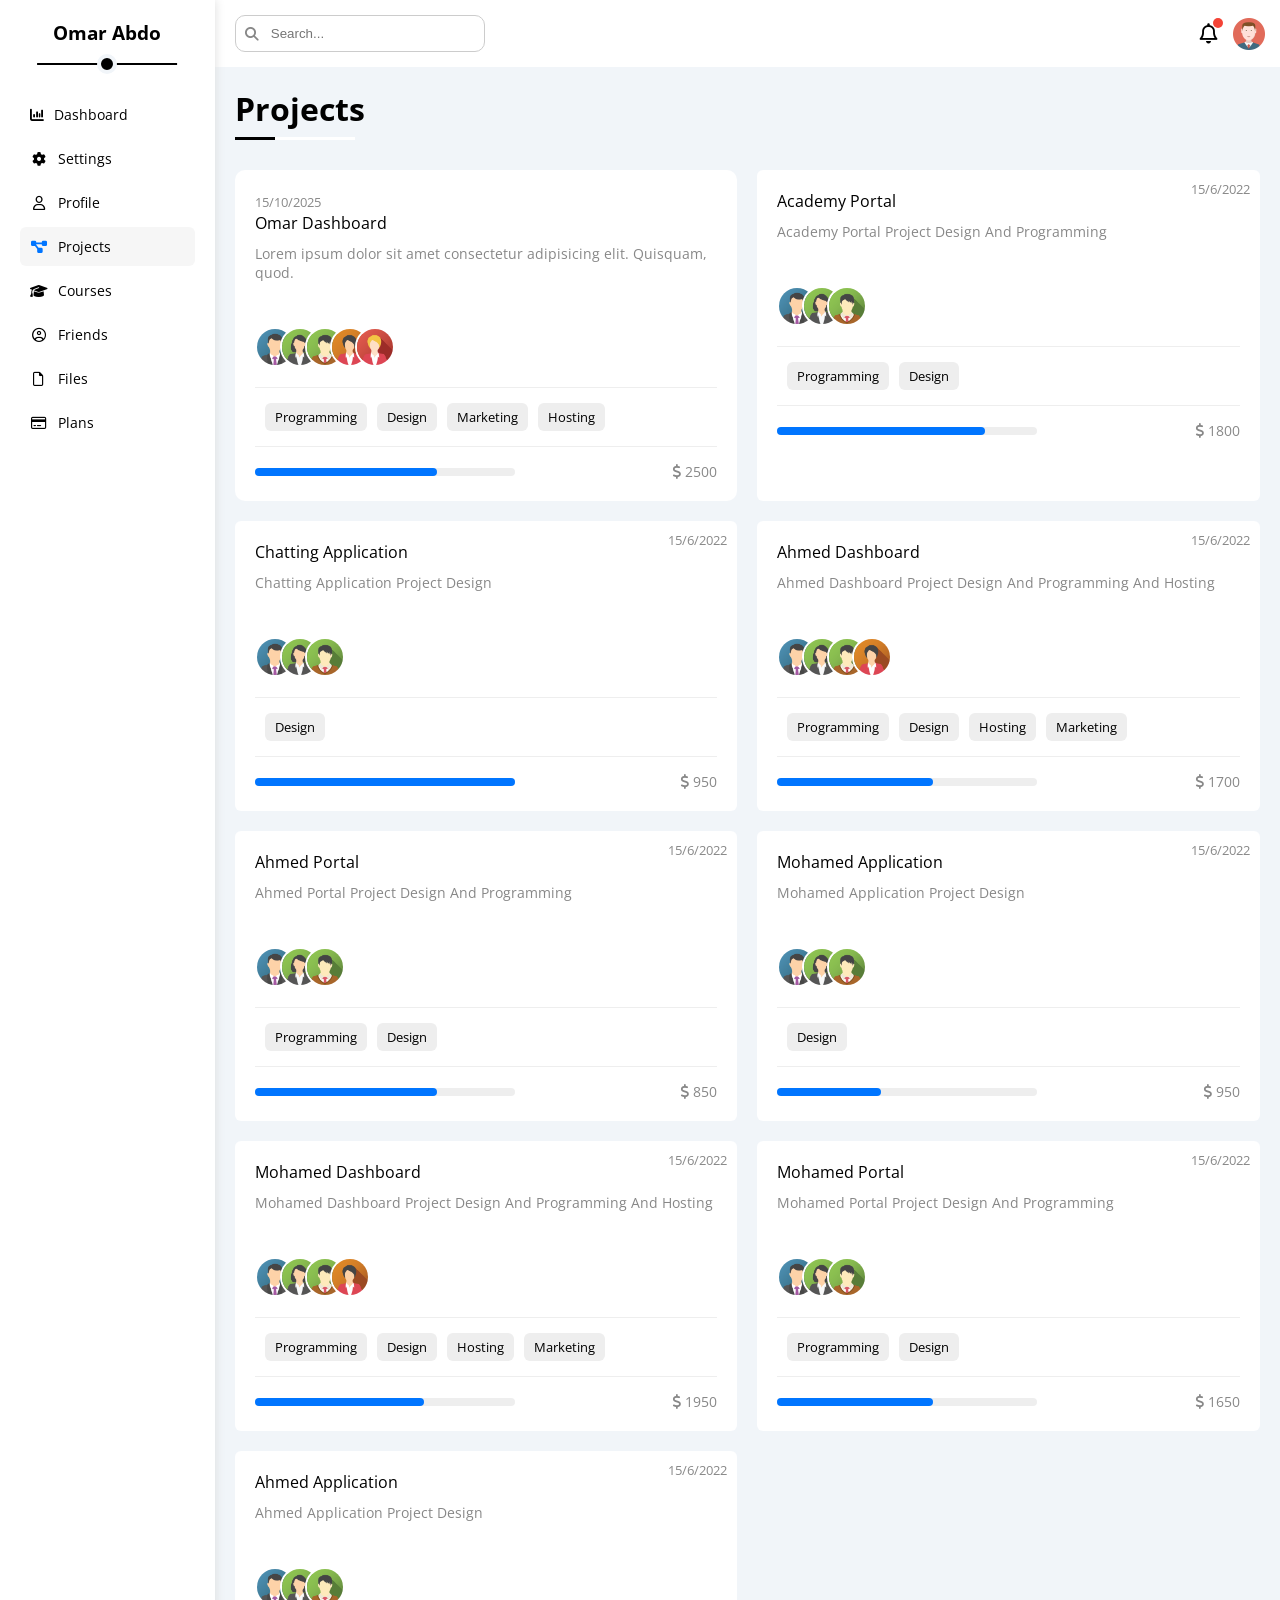
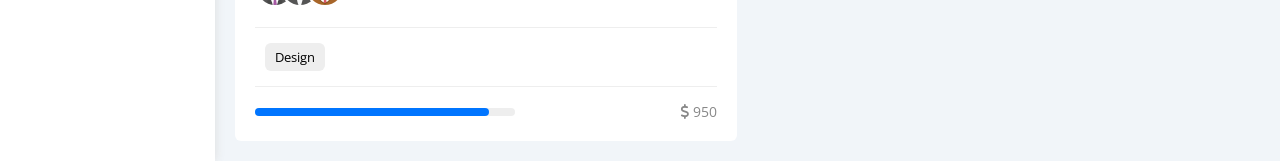
<file: pages/projects.html>
<!DOCTYPE html>
<html lang="en">

<head>
    <meta charset="UTF-8">
    <meta name="viewport" content="width=device-width, initial-scale=1.0">
    <title>Projects</title>
    <!-- Font Awsome -->
    <link rel="stylesheet" href="../css/all.min.css">

    <link rel="stylesheet" href="../css/framework.css">
    <link rel="stylesheet" href="../css/master.css">
    <link rel="icon" type="image/x-icon" href="../imgs/favicon.png">

    <!-- open sanse -->
    <link rel="preconnect" href="https://fonts.googleapis.com">
    <link rel="preconnect" href="https://fonts.gstatic.com" crossorigin>
    <link href="https://fonts.googleapis.com/css2?family=Open+Sans:wght@300;400;600;700&display=swap" rel="stylesheet">
</head>

<body>
    <div class="page d-flex">
        <!-- Sidebar -->
        <div class="sidebar bg-white p-20 p-relative">
            <h3 class="p-relative txt-c mt-0">Omar Abdo</h3>
            <ul>
                <li>
                    <a class="d-flex align-center fs-14 c-black rad-10 p-10" href="../index.html">
                        <i class="fa-solid fa-chart-column"></i>
                        <span class="hide-mobile">Dashboard</span>
                    </a>
                </li>
                <li>
                    <a class="d-flex align-center fs-14 c-black rad-6 p-10" href="settings.html">
                        <i class="fa-solid fa-gear fa-fw"></i>
                        <span class="hide-mobile">Settings</span>
                    </a>
                </li>
                <li>
                    <a class="d-flex align-center fs-14 c-black rad-6 p-10" href="profile.html">
                        <i class="fa-regular fa-user fa-fw"></i>
                        <span class="hide-mobile">Profile</span>
                    </a>
                </li>
                <li>
                    <a class="active d-flex align-center fs-14 c-black rad-6 p-10" href="projects.html">
                        <i class="fa-solid fa-diagram-project fa-fw"></i>
                        <span class="hide-mobile">Projects</span>
                    </a>
                </li>
                <li>
                    <a class="d-flex align-center fs-14 c-black rad-6 p-10" href="courses.html">
                        <i class="fa-solid fa-graduation-cap fa-fw"></i>
                        <span class="hide-mobile">Courses</span>
                    </a>
                </li>
                <li>
                    <a class="d-flex align-center fs-14 c-black rad-6 p-10" href="friends.html">
                        <i class="fa-regular fa-circle-user fa-fw"></i>
                        <span class="hide-mobile">Friends</span>
                    </a>
                </li>
                <li>
                    <a class="d-flex align-center fs-14 c-black rad-6 p-10" href="files.html">
                        <i class="fa-regular fa-file fa-fw"></i>
                        <span class="hide-mobile">Files</span>
                    </a>
                </li>
                <li>
                    <a class="d-flex align-center fs-14 c-black rad-6 p-10" href="plans.html">
                        <i class="fa-regular fa-credit-card fa-fw"></i>
                        <span class="hide-mobile">Plans</span>
                    </a>
                </li>
            </ul>
        </div>

        <!-- Content -->
        <div class="content w-full">
            <div class="head bg-white p-15 between-flex">
                <div class="search p-relative">
                    <input type="search" name="" id="" placeholder="Search..." class="p-10">
                </div>
                <div class="icons d-flex align-center">
                    <span class="notification p-relative">
                        <i class="fa-regular fa-bell fa-lg"></i>
                    </span>
                    <img src="../imgs/avatar.png" alt="Avatar">
                </div>
            </div>

            <!-- Heading -->
            <h1 class="p-relative">Projects</h1>

            <!-- Projects Page -->
            <div class="projects-page d-grid m-20 gap-20">
                <div class="project section p-relative">
                    <span class="fs-13 c-grey">15/10/2025</span>
                    <h4 class="m-0">Omar Dashboard</h4>
                    <p class="c-grey mt-10 mb-10 fs-14">Lorem ipsum dolor sit amet consectetur adipisicing elit.
                        Quisquam, quod.</p>
                    <div class="team">
                        <a href=""><img src="../imgs/team-01.png" alt="Team Member"></a>
                        <a href=""><img src="../imgs/team-02.png" alt="Team Member"></a>
                        <a href=""><img src="../imgs/team-03.png" alt="Team Member"></a>
                        <a href=""><img src="../imgs/team-04.png" alt="Team Member"></a>
                        <a href=""><img src="../imgs/team-05.png" alt="Team Member"></a>
                    </div>
                    <div class="techs d-flex">
                        <span class="fs-13 rad-6 bg-eee btn-shape">Programming</span>
                        <span class="fs-13 rad-6 bg-eee btn-shape">Design</span>
                        <span class="fs-13 rad-6 bg-eee btn-shape">Marketing</span>
                        <span class="fs-13 rad-6 bg-eee btn-shape">Hosting</span>
                    </div>
                    <div class="info between-flex">
                        <div class="prog bg-eee">
                            <span class="bg-red" style="width: 70%;"></span>
                        </div>
                        <div class="fs-14 c-grey">
                            <i class="fa-solid fa-dollar-sign"></i>
                            <span>2500</span>
                        </div>
                    </div>
                </div>
                <div class="project bg-white p-20 rad-6 p-relative">
                    <span class="date fs-13 c-grey">15/6/2022</span>
                    <h4 class="m-0">Academy Portal</h4>
                    <p class="c-grey mt-10 mb-10 fs-14">Academy Portal Project Design And Programming</p>
                    <div class="team">
                        <a href="#"><img decoding="async" src="../imgs/team-01.png" alt="" /></a>
                        <a href="#"><img decoding="async" src="../imgs/team-02.png" alt="" /></a>
                        <a href="#"><img decoding="async" src="../imgs/team-03.png" alt="" /></a>
                    </div>
                    <div class="techs d-flex">
                        <span class="fs-13 rad-6 bg-eee btn-shape">Programming</span>
                        <span class="fs-13 rad-6 bg-eee btn-shape">Design</span>
                    </div>
                    <div class="info between-flex">
                        <div class="prog bg-eee">
                            <span class="bg-green" style="width: 80%"></span>
                        </div>
                        <div class="fs-14 c-grey">
                            <i class="fa-solid fa-dollar-sign"></i>
                            1800
                        </div>
                    </div>
                </div>
                <div class="project bg-white p-20 rad-6 p-relative">
                    <span class="date fs-13 c-grey">15/6/2022</span>
                    <h4 class="m-0">Chatting Application</h4>
                    <p class="c-grey mt-10 mb-10 fs-14">Chatting Application Project Design</p>
                    <div class="team">
                        <a href="#"><img decoding="async" src="../imgs/team-01.png" alt="" /></a>
                        <a href="#"><img decoding="async" src="../imgs/team-02.png" alt="" /></a>
                        <a href="#"><img decoding="async" src="../imgs/team-03.png" alt="" /></a>
                    </div>
                    <div class="techs d-flex">
                        <span class="fs-13 rad-6 bg-eee">Design</span>
                    </div>
                    <div class="info between-flex">
                        <div class="prog bg-eee">
                            <span class="bg-blue" style="width: 100%"></span>
                        </div>
                        <div class="fs-14 c-grey">
                            <i class="fa-solid fa-dollar-sign"></i>
                            950
                        </div>
                    </div>
                </div>
                <div class="project bg-white p-20 rad-6 p-relative">
                    <span class="date fs-13 c-grey">15/6/2022</span>
                    <h4 class="m-0">Ahmed Dashboard</h4>
                    <p class="c-grey mt-10 mb-10 fs-14">Ahmed Dashboard Project Design And Programming And Hosting</p>
                    <div class="team">
                        <a href="#"><img decoding="async" src="../imgs/team-01.png" alt="" /></a>
                        <a href="#"><img decoding="async" src="../imgs/team-02.png" alt="" /></a>
                        <a href="#"><img decoding="async" src="../imgs/team-03.png" alt="" /></a>
                        <a href="#"><img decoding="async" src="../imgs/team-04.png" alt="" /></a>
                    </div>
                    <div class="techs d-flex">
                        <span class="fs-13 rad-6 bg-eee btn-shape">Programming</span>
                        <span class="fs-13 rad-6 bg-eee btn-shape">Design</span>
                        <span class="fs-13 rad-6 bg-eee btn-shape">Hosting</span>
                        <span class="fs-13 rad-6 bg-eee btn-shape">Marketing</span>
                    </div>
                    <div class="info between-flex">
                        <div class="prog bg-eee">
                            <span class="bg-green" style="width: 60%"></span>
                        </div>
                        <div class="fs-14 c-grey">
                            <i class="fa-solid fa-dollar-sign"></i>
                            1700
                        </div>
                    </div>
                </div>
                <div class="project bg-white p-20 rad-6 p-relative">
                    <span class="date fs-13 c-grey">15/6/2022</span>
                    <h4 class="m-0">Ahmed Portal</h4>
                    <p class="c-grey mt-10 mb-10 fs-14">Ahmed Portal Project Design And Programming</p>
                    <div class="team">
                        <a href="#"><img decoding="async" src="../imgs/team-01.png" alt="" /></a>
                        <a href="#"><img decoding="async" src="../imgs/team-02.png" alt="" /></a>
                        <a href="#"><img decoding="async" src="../imgs/team-03.png" alt="" /></a>
                    </div>
                    <div class="techs d-flex">
                        <span class="fs-13 rad-6 bg-eee btn-shape">Programming</span>
                        <span class="fs-13 rad-6 bg-eee btn-shape">Design</span>
                    </div>
                    <div class="info between-flex">
                        <div class="prog bg-eee">
                            <span class="bg-green" style="width: 70%"></span>
                        </div>
                        <div class="fs-14 c-grey">
                            <i class="fa-solid fa-dollar-sign"></i>
                            850
                        </div>
                    </div>
                </div>
                <div class="project bg-white p-20 rad-6 p-relative">
                    <span class="date fs-13 c-grey">15/6/2022</span>
                    <h4 class="m-0">Mohamed Application</h4>
                    <p class="c-grey mt-10 mb-10 fs-14">Mohamed Application Project Design</p>
                    <div class="team">
                        <a href="#"><img decoding="async" src="../imgs/team-01.png" alt="" /></a>
                        <a href="#"><img decoding="async" src="../imgs/team-02.png" alt="" /></a>
                        <a href="#"><img decoding="async" src="../imgs/team-03.png" alt="" /></a>
                    </div>
                    <div class="techs d-flex">
                        <span class="fs-13 rad-6 bg-eee">Design</span>
                    </div>
                    <div class="info between-flex">
                        <div class="prog bg-eee">
                            <span class="bg-red" style="width: 40%"></span>
                        </div>
                        <div class="fs-14 c-grey">
                            <i class="fa-solid fa-dollar-sign"></i>
                            950
                        </div>
                    </div>
                </div>
                <div class="project bg-white p-20 rad-6 p-relative">
                    <span class="date fs-13 c-grey">15/6/2022</span>
                    <h4 class="m-0">Mohamed Dashboard</h4>
                    <p class="c-grey mt-10 mb-10 fs-14">Mohamed Dashboard Project Design And Programming And Hosting</p>
                    <div class="team">
                        <a href="#"><img decoding="async" src="../imgs/team-01.png" alt="" /></a>
                        <a href="#"><img decoding="async" src="../imgs/team-02.png" alt="" /></a>
                        <a href="#"><img decoding="async" src="../imgs/team-03.png" alt="" /></a>
                        <a href="#"><img decoding="async" src="../imgs/team-04.png" alt="" /></a>
                    </div>
                    <div class="techs d-flex">
                        <span class="fs-13 rad-6 bg-eee btn-shape">Programming</span>
                        <span class="fs-13 rad-6 bg-eee btn-shape">Design</span>
                        <span class="fs-13 rad-6 bg-eee btn-shape">Hosting</span>
                        <span class="fs-13 rad-6 bg-eee btn-shape">Marketing</span>
                    </div>
                    <div class="info between-flex">
                        <div class="prog bg-eee">
                            <span class="bg-green" style="width: 65%"></span>
                        </div>
                        <div class="fs-14 c-grey">
                            <i class="fa-solid fa-dollar-sign"></i>
                            1950
                        </div>
                    </div>
                </div>
                <div class="project bg-white p-20 rad-6 p-relative">
                    <span class="date fs-13 c-grey">15/6/2022</span>
                    <h4 class="m-0">Mohamed Portal</h4>
                    <p class="c-grey mt-10 mb-10 fs-14">Mohamed Portal Project Design And Programming</p>
                    <div class="team">
                        <a href="#"><img decoding="async" src="../imgs/team-01.png" alt="" /></a>
                        <a href="#"><img decoding="async" src="../imgs/team-02.png" alt="" /></a>
                        <a href="#"><img decoding="async" src="../imgs/team-03.png" alt="" /></a>
                    </div>
                    <div class="techs d-flex">
                        <span class="fs-13 rad-6 bg-eee btn-shape">Programming</span>
                        <span class="fs-13 rad-6 bg-eee btn-shape">Design</span>
                    </div>
                    <div class="info between-flex">
                        <div class="prog bg-eee">
                            <span class="bg-green" style="width: 60%"></span>
                        </div>
                        <div class="fs-14 c-grey">
                            <i class="fa-solid fa-dollar-sign"></i>
                            1650
                        </div>
                    </div>
                </div>
                <div class="project bg-white p-20 rad-6 p-relative">
                    <span class="date fs-13 c-grey">15/6/2022</span>
                    <h4 class="m-0">Ahmed Application</h4>
                    <p class="c-grey mt-10 mb-10 fs-14">Ahmed Application Project Design</p>
                    <div class="team">
                        <a href="#"><img decoding="async" src="../imgs/team-01.png" alt="" /></a>
                        <a href="#"><img decoding="async" src="../imgs/team-02.png" alt="" /></a>
                        <a href="#"><img decoding="async" src="../imgs/team-03.png" alt="" /></a>
                    </div>
                    <div class="techs d-flex">
                        <span class="fs-13 rad-6 bg-eee btn-shape">Design</span>
                    </div>
                    <div class="info between-flex">
                        <div class="prog bg-eee">
                            <span class="bg-green" style="width: 90%"></span>
                        </div>
                        <div class="fs-14 c-grey">
                            <i class="fa-solid fa-dollar-sign"></i>
                            950
                        </div>
                    </div>
                </div>
            </div>
        </div>
    </div>
    </div>
    </div>
</body>

</html>
</file>
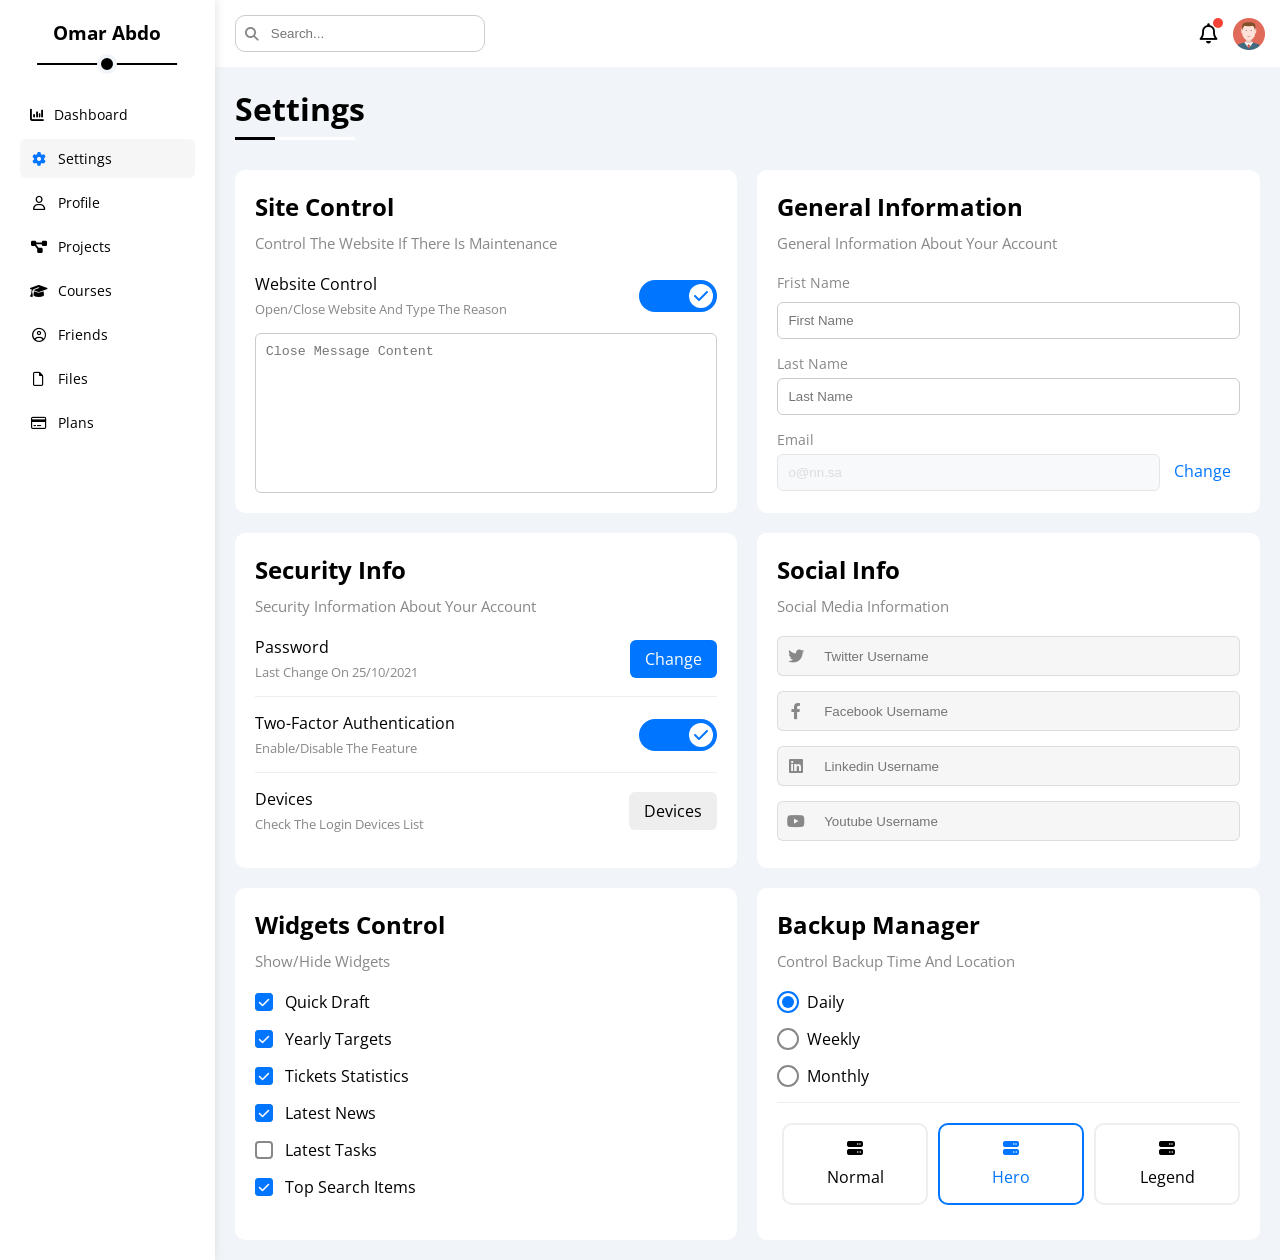
<file: pages/settings.html>
<!DOCTYPE html>
<html lang="en">

<head>
    <meta charset="UTF-8">
    <meta name="viewport" content="width=device-width, initial-scale=1.0">
    <title>Settings</title>
    <!-- Font Awsome -->
    <link rel="stylesheet" href="../css/all.min.css">

    <link rel="stylesheet" href="../css/framework.css">
    <link rel="stylesheet" href="../css/master.css">
    <link rel="icon" type="image/x-icon" href="../imgs/favicon.png">

    <!-- open sanse -->
    <link rel="preconnect" href="https://fonts.googleapis.com">
    <link rel="preconnect" href="https://fonts.gstatic.com" crossorigin>
    <link href="https://fonts.googleapis.com/css2?family=Open+Sans:wght@300;400;600;700&display=swap" rel="stylesheet">
</head>

<body>
    <div class="page d-flex">
        <div class="sidebar bg-white p-20 p-relative">
            <h3 class="p-relative txt-c mt-0">Omar Abdo</h3>
            <ul>
                <li>
                    <a class="d-flex align-center fs-14 c-black rad-10 p-10" href="../index.html">
                        <i class="fa-solid fa-chart-column"></i>
                        <span class="hide-mobile">Dashboard</span>
                    </a>
                </li>
                <li>
                    <a class="active d-flex align-center fs-14 c-black rad-6 p-10" href="settings.html">
                        <i class="fa-solid fa-gear fa-fw"></i>
                        <span class="hide-mobile">Settings</span>
                    </a>
                </li>
                <li>
                    <a class="d-flex align-center fs-14 c-black rad-6 p-10" href="profile.html">
                        <i class="fa-regular fa-user fa-fw"></i>
                        <span class="hide-mobile">Profile</span>
                    </a>
                </li>
                <li>
                    <a class="d-flex align-center fs-14 c-black rad-6 p-10" href="projects.html">
                        <i class="fa-solid fa-diagram-project fa-fw"></i>
                        <span class="hide-mobile">Projects</span>
                    </a>
                </li>
                <li>
                    <a class="d-flex align-center fs-14 c-black rad-6 p-10" href="courses.html">
                        <i class="fa-solid fa-graduation-cap fa-fw"></i>
                        <span class="hide-mobile">Courses</span>
                    </a>
                </li>
                <li>
                    <a class="d-flex align-center fs-14 c-black rad-6 p-10" href="friends.html">
                        <i class="fa-regular fa-circle-user fa-fw"></i>
                        <span class="hide-mobile">Friends</span>
                    </a>
                </li>
                <li>
                    <a class="d-flex align-center fs-14 c-black rad-6 p-10" href="files.html">
                        <i class="fa-regular fa-file fa-fw"></i>
                        <span class="hide-mobile">Files</span>
                    </a>
                </li>
                <li>
                    <a class="d-flex align-center fs-14 c-black rad-6 p-10" href="plans.html">
                        <i class="fa-regular fa-credit-card fa-fw"></i>
                        <span class="hide-mobile">Plans</span>
                    </a>
                </li>
            </ul>
        </div>
        <div class="content w-full">
            <!-- Head -->
            <div class="head bg-white p-15 between-flex">
                <div class="search p-relative">
                    <input type="search" name="" id="" placeholder="Search..." class="p-10">
                </div>
                <div class="icons d-flex align-center">
                    <span class="notification p-relative">
                        <i class="fa-regular fa-bell fa-lg"></i>
                    </span>
                    <img src="../imgs/avatar.png" alt="Avatar">
                </div>
            </div>

            <!-- Heading -->
            <h1 class="p-relative">Settings</h1>

            <div class="settings-page m-20 d-grid gap-20">
                <!-- Settings Box -->
                <div class="section">
                    <h2 class="mt-0 mb-10">Site Control</h2>
                    <p class="mt-0 mb-20 c-grey fs-15">Control The Website If There Is Maintenance</p>
                    <div class="mb-15 between-flex">
                        <div>
                            <span>Website Control</span>
                            <p class="c-grey mt-5 mb-0 fs-13">Open/Close Website And Type The Reason</p>
                        </div>
                        <div>
                            <label>
                                <input class="toggle-checkbox" type="checkbox" checked />
                                <div class="toggle-switch"></div>
                            </label>
                        </div>
                    </div>
                    <textarea class="close-message p-10 rad-6 d-block w-full"
                        placeholder="Close Message Content"></textarea>
                </div>

                <!-- General Information -->
                <div class="section">
                    <h2 class="mt-0 mb-10">General Information</h2>
                    <p class="mt-0 mb-20 c-grey fs-15">General Information About Your Account</p>
                    <div class="mb-15">
                        <label for="" class="fs-14 c-grey d-block mb-10">Frist Name</label>
                        <input type="text" class="b-none border-ccc p-10 rad-6 d-block w-full" id="first"
                            placeholder="First Name">
                    </div>
                    <div class="mb-15">
                        <label class="fs-14 c-grey d-block mb-5" for="last">Last Name</label>
                        <input class="b-none border-ccc p-10 rad-6 d-block w-full" id="last" type="text"
                            placeholder="Last Name" />
                    </div>
                    <div>
                        <label class="fs-14 c-grey d-block mb-5" for="email">Email</label>
                        <input class="email b-none border-ccc p-10 rad-6 w-full mr-10" id="email" type="email"
                            value="o@nn.sa" disabled />
                        <a class="c-blue" href="#">Change</a>
                    </div>
                </div>

                <!-- Security Info -->
                <div class="section">
                    <h2 class="mt-0 mb-10">Security Info</h2>
                    <p class="mt-0 mb-20 c-grey fs-15">Security Information About Your Account</p>
                    <div class="sec-box mb-15 between-flex">
                        <div>
                            <span>Password</span>
                            <p class="c-grey mt-5 mb-0 fs-13">Last Change On 25/10/2021</p>
                        </div>
                        <a class="bg-blue c-white btn-shape btn-hover" href="#">Change</a>
                    </div>
                    <div class="sec-box mb-15 between-flex">
                        <div>
                            <span>Two-Factor Authentication</span>
                            <p class="c-grey mt-5 mb-0 fs-13">Enable/Disable The Feature</p>
                        </div>
                        <label>
                            <input class="toggle-checkbox" type="checkbox" checked />
                            <div class="toggle-switch"></div>
                        </label>
                    </div>
                    <div class="sec-box between-flex">
                        <div>
                            <span>Devices</span>
                            <p class="c-grey mt-5 mb-0 fs-13">Check The Login Devices List</p>
                        </div>
                        <a class="bg-eee c-black btn-shape" href="#">Devices</a>
                    </div>
                </div>

                <!-- Social Info -->
                <div class="section social-boxes">
                    <h2 class="mt-0 mb-10">Social Info</h2>
                    <p class="mt-0 mb-20 c-grey fs-15">Social Media Information</p>
                    <div class="d-flex align-center mb-15">
                        <i class="fa-brands fa-twitter center-flex c-grey"></i>
                        <input class="w-full" type="text" placeholder="Twitter Username" />
                    </div>
                    <div class="d-flex align-center mb-15">
                        <i class="fa-brands fa-facebook-f center-flex c-grey"></i>
                        <input class="w-full" type="text" placeholder="Facebook Username" />
                    </div>
                    <div class="d-flex align-center mb-15">
                        <i class="fa-brands fa-linkedin center-flex c-grey"></i>
                        <input class="w-full" type="text" placeholder="Linkedin Username" />
                    </div>
                    <div class="d-flex align-center">
                        <i class="fa-brands fa-youtube center-flex c-grey"></i>
                        <input class="w-full" type="text" placeholder="Youtube Username" />
                    </div>
                </div>

                <!-- Widgets Control -->
                <div class="widgets-control section">
                    <h2 class="mt-0 mb-10">Widgets Control</h2>
                    <p class="mt-0 mb-20 c-grey fs-15">Show/Hide Widgets</p>
                    <div class="control d-flex align-center mb-15">
                        <input type="checkbox" id="one" checked />
                        <label for="one">Quick Draft</label>
                    </div>
                    <div class="control d-flex align-center mb-15">
                        <input type="checkbox" id="two" checked />
                        <label for="two">Yearly Targets</label>
                    </div>
                    <div class="control d-flex align-center mb-15">
                        <input type="checkbox" id="three" checked />
                        <label for="three">Tickets Statistics</label>
                    </div>
                    <div class="control d-flex align-center mb-15">
                        <input type="checkbox" id="four" checked />
                        <label for="four">Latest News</label>
                    </div>
                    <div class="control d-flex align-center mb-15">
                        <input type="checkbox" id="five" />
                        <label for="five">Latest Tasks</label>
                    </div>
                    <div class="control d-flex align-center mb-15">
                        <input type="checkbox" id="six" checked />
                        <label for="six">Top Search Items</label>
                    </div>
                </div>

                <!-- Backup Control -->
                <div class="backup-control section">
                    <h2 class="mt-0 mb-10">Backup Manager</h2>
                    <p class="mt-0 mb-20 c-grey fs-15">Control Backup Time And Location</p>
                    <div class="date d-flex align-center mb-15">
                        <input type="radio" name="time" id="daily" checked />
                        <label for="daily">Daily</label>
                    </div>
                    <div class="date d-flex align-center mb-15">
                        <input type="radio" name="time" id="weekly" />
                        <label for="weekly">Weekly</label>
                    </div>
                    <div class="date d-flex align-center mb-15">
                        <input type="radio" name="time" id="monthly" />
                        <label for="monthly">Monthly</label>
                    </div>
                    <div class="servers d-flex align-center txt-c">
                        <input type="radio" name="servers" id="server-one" />
                        <div class="server mb-15 rad-10 w-full">
                            <label class="d-block m-15" for="server-one">
                                <i class="fa-solid fa-server d-block mb-10"></i>
                                Normal
                            </label>
                        </div>
                        <input type="radio" name="servers" id="server-two" checked />
                        <div class="server mb-15 rad-10 w-full">
                            <label class="d-block m-15" for="server-two">
                                <i class="fa-solid fa-server d-block mb-10"></i>
                                Hero
                            </label>
                        </div>
                        <input type="radio" name="servers" id="server-three" />
                        <div class="server mb-15 rad-10 w-full">
                            <label class="d-block m-15" for="server-three">
                                <i class="fa-solid fa-server d-block mb-10"></i>
                                Legend
                            </label>
                        </div>
                    </div>
                </div>
            </div>
        </div>
    </div>
</body>

</html>
</file>
<file: css/framework.css>
:root {
  --blue-color: #0075ff;
  --blue-alt-color: #0d69d5;
  --orange-color: #f59e0b;
  --green-color: #22c55e;
  --red-color: #f44336;
  --grey-color: #888;
}
/* Start Box */
.d-flex {
  display: flex;
}
.f-wrap {
  flex-wrap: wrap;
}
.align-center {
  align-items: center;
}
.space-between {
  justify-content: space-between;
}
.d-grid {
  display: grid;
}
.gap-20 {
  gap: 20px;
}
.d-block {
  display: block;
}
@media (max-width: 767px) {
  .block-mobile {
    display: block;
  }
  .hide-mobile {
    display: none;
  }
}
/* End Box */
/* Start Padding + Margin */
.p-10 {
  padding: 10px;
}
.p-15 {
  padding: 15px;
}
.p-20 {
  padding: 20px;
}
.pt-10 {
  padding-top: 10px;
}
.pt-15 {
  padding-top: 15px;
}
.pt-20 {
  padding-top: 20px;
}
.pb-10 {
  padding-bottom: 10px;
}
.pb-15 {
  padding-bottom: 15px;
}
.pb-20 {
  padding-bottom: 20px;
}
.pl-15 {
  padding-left: 15px;
}
.m-0 {
  margin: 0;
}
.m-15 {
  margin: 15px;
}
.m-20 {
  margin: 20px;
}
.mt-0 {
  margin-top: 0;
}
.mt-5 {
  margin-top: 5px;
}
.mt-10 {
  margin-top: 10px;
}
.mt-15 {
  margin-top: 15px;
}
.mt-20 {
  margin-top: 20px;
}
.mt-25 {
  margin-top: 25px;
}
.mr-10 {
  margin-right: 10px;
}
.mr-15 {
  margin-right: 15px;
}
.mb-5 {
  margin-bottom: 5px;
}
.mb-10 {
  margin-bottom: 10px;
}
.mb-15 {
  margin-bottom: 15px;
}
.mb-20 {
  margin-bottom: 20px;
}
.mb-25 {
  margin-bottom: 25px;
}
/* End Padding + Margin */
/* Start Color */
.c-black {
  color: black;
}
.c-white {
  color: white;
}
.c-grey {
  color: var(--grey-color);
}
.c-red {
  color: var(--red-color);
}
.c-green {
  color: var(--green-color);
}
.c-blue {
  color: var(--blue-color);
}
.c-orange {
  color: var(--orange-color);
}
.bg-red {
  background-color: var(--red-color);
}
.bg-green {
  background-color: var(--green-color);
}
.bg-blue {
  background-color: var(--blue-color);
}
.bg-orange {
  background-color: var(--orange-color);
}
.bg-white {
  background-color: white;
}
.bg-eee {
  background-color: #eee;
}
/* End Color */
/* Start Position */
.p-relative {
  position: relative;
}
.p-absolute {
  position: absolute;
}
/* End Position */
/* Start Font */
.txt-c {
  text-align: center;
}
.fs-13 {
  font-size: 13px;
}
.fs-14 {
  font-size: 14px;
}
.fs-15 {
  font-size: 15px;
}
.fs-25 {
  font-size: 25px;
}
.fw-bold {
  font-weight: bold;
}
@media (max-width: 767px) {
  .txt-c-mobile {
    text-align: center;
  }
}
/* End Font */
/* Start Border */
.rad-6 {
  border-radius: 6px;
}
.rad-10 {
  border-radius: 10px;
}
.rad-half {
  border-radius: 50%;
}
.b-none {
  border: none;
}
.border-ccc {
  border: 1px solid #ccc;
}
.border-eee {
  border: 1px solid #eee;
}

/* End Border */
/* Start Width + Height */
.w-full {
  width: 100%;
}
.w-100 {
  width: 100px;
}
.w-fit {
  width: fit-content;
}
.h-full {
  height: 100%;
}
.h-100 {
  height: 100px;
}
/* End Width + Height */
/* Start Components */
.center-flex {
  display: flex;
  align-items: center;
  justify-content: center;
}
.between-flex {
  display: flex;
  align-items: center;
  justify-content: space-between;
}
.btn-shape {
  padding: 8px 15px;
  border-radius: 6px;
}

.section {
  padding: 20px;
  background-color: white;
  border-radius: 10px;
}
/* End Components */
/* 
Pseudo classes
*/

.btn-hover {
  transition: 0.1s;
}

.btn-hover:hover {
  background-color: var(--blue-alt-color);
  cursor: pointer;
}

/* End of Pseudo classes */
</file>
<file: css/master.css>
* {
    box-sizing: border-box;
    margin: 0;
    padding: 0;
}

*:focus {
    outline: none;
}

a {
    text-decoration: none;
}

ul {
    list-style: none;
    padding: 0;
}

::-webkit-scrollbar {
    width: 10px;
}

::-webkit-scrollbar-track {
    background-color: white;
}

::-webkit-scrollbar-thumb {
    background-color: #bbb;
    border-radius: 20px;
}

::-webkit-scrollbar-thumb:hover {
    background-color: #888;
}

body {
    font-family: "Open Sans", sans-serif;
}

.page {
    background-color: #f1f5f9;
    min-height: 100vh;

    .sidebar {
        width: 250px;
        box-shadow: 0 0 10px #ddd;

        @media screen and (max-width: 767px) {
            width: 62px;
            padding: 10px;
        }

        h3 {
            margin-bottom: 50px;
            position: relative;

            @media screen and (max-width: 767px) {
                font-size: 13px;
                margin-bottom: 15px;
            }

            &::after {
                content: "";
                position: absolute;
                left: 50%;
                transform: translateX(-50%);
                bottom: -29px;
                width: 12px;
                height: 12px;
                background-color: black;
                border-radius: 50%;
                border: 4px solid #f1f5f9;

                @media screen and (max-width: 768px) {
                    display: none;
                }
            }

            &::before {
                content: "";
                background-color: black;
                position: absolute;
                width: 150px;
                max-width: 80%;
                height: 2px;
                bottom: -20px;
                transform: translateX(-50%);
                left: 50%;

                @media screen and (max-width: 767px) {
                    display: none;
                }
            }
        }

        a {
            transition: 0.1s;
            margin-bottom: 5px;

            span {
                font-size: 14px;
                margin-left: 10px;
            }

            &:hover,
            &.active {
                background-color: #f6f6f6;

                i {
                    color: var(--blue-color);
                }
            }
        }
    }

    .content {
        overflow: hidden;

        .head {
            .search {
                &::before {
                    font-family: var(--fa-style-family-classic);
                    content: "\f002";
                    font-weight: 900;
                    position: absolute;
                    left: 15px;
                    top: 50%;
                    transform: translateY(-50%);
                    color: var(--grey-color);
                    font-size: 14px;
                }

                input[type="search"] {
                    width: 300px;
                    padding: 10px;
                    border-radius: 10px;
                    border: 1px solid #ccc;
                    margin-left: 5px;
                    padding-left: 35px;
                    width: 250px;
                    transition: width 0.3s;

                    &:focus {
                        outline: #aaa;
                        background-color: #fbfafa;
                    }

                    &:focus::placeholder {
                        color: transparent;
                    }

                    @media screen and (max-width: 768px) {
                        width: 100%;
                    }
                }
            }

            .icons {
                .notification {
                    position: relative;

                    &::before {
                        content: "";
                        position: absolute;
                        top: -5px;
                        right: -5px;
                        width: 10px;
                        height: 10px;
                        background-color: var(--red-color);
                        border-radius: 50%;
                    }
                }

                img {
                    width: 32px;
                    height: 32px;
                    margin-left: 15px;
                }
            }
        }
    }

    h1 {
        margin: 20px 20px 40px;

        &::after,
        &::before {
            content: "";
            position: absolute;
            left: 0px;
            bottom: -10px;
            width: 30px;
            height: 3px;
        }

        &::before {
            background-color: white;
            width: 120px;
        }

        &::after {
            background-color: black;
            width: 40px;
        }
    }

    .wrapper {
        grid-template-columns: repeat(auto-fill, minmax(450px, 1fr));
        margin-left: 20px;
        margin-right: 20px;
        margin-bottom: 20px;

        @media screen and (max-width: 768px) {
            grid-template-columns: minmax(200px, 1fr);
            margin-left: 10px;
            margin-right: 10px;
            gap: 10px;
        }

        .welcome {
            overflow: hidden;

            .avatar {
                width: 64px;
                height: 64px;
                border-radius: 50%;
                margin-left: 20px;
                margin-top: -32px;
                padding: 2px;
                border: 2px solid white;
            }

            .intro {
                img {
                    width: 200px;
                }
            }

            .body {
                border-top: 1px solid #eee;
                border-bottom: 1px solid #eee;

                div {
                    flex: 1;
                }

                div:not(:last-child) {
                    margin-bottom: 20px;
                }
            }

            .visit {
                margin: 0 15px 15px auto;
                padding: 10px 20px;
                width: fit-content;
                transition: 0.1s;
                color: white;

                &:hover {
                    background-color: var(--blue-alt-color);
                }
            }
        }

        .quick-draft {
            textarea {
                resize: none;
                min-height: 200px;
            }

            .save {
                margin-left: auto;
            }
        }

        /* Targets */
        .targets {
            .target-row {
                .icon {
                    width: 80px;
                    height: 80px;
                    margin-right: 15px;
                }
            }

            .details {
                flex: 1;

                .progress {
                    height: 10px;
                }

                .progress>span {
                    position: absolute;
                    left: 0;
                    top: 0;
                    height: 100%;

                    span {
                        position: absolute;
                        bottom: 16px;
                        right: -16px;
                        color: white;
                        padding: 2px 5px;
                        border-radius: 6px;
                        font-size: 13px;

                        &::after {
                            content: "";
                            position: absolute;
                            bottom: -5px;
                            right: 50%;
                            transform: translateX(50%);
                            width: 0;
                            height: 0;
                            border-left: 5px solid transparent;
                            border-right: 5px solid transparent;
                            border-top: 5px solid transparent;
                        }
                    }

                    &.blue span::after {
                        border-top-color: var(--blue-color);
                    }

                    &.orange span::after {
                        border-top-color: var(--orange-color);
                    }

                    &.green span::after {
                        border-top-color: var(--green-color);
                    }
                }
            }
        }

        /* Tickets */
        .tickets {
            .box {
                border: 1px solid #ccc;
                width: calc(50% - 10px);

                @media screen and (max-width: 767px) {
                    width: 100%;
                }
            }
        }

        /* Latest News */
        .latest-news {
            .news-row:not(:last-of-type) {
                margin-bottom: 20px;
                padding-bottom: 20px;
                border-bottom: 1px solid #eee;
            }

            .news-row {
                img {
                    width: 100px;
                    border-radius: 6px;
                    margin-right: 15px;

                    @media screen and (max-width: 767px) {
                        width: 200px;
                    }
                }

                .info {
                    flex-grow: 1;

                    h3 {
                        margin: 0 0 6px;
                        font-size: 16px;

                        @media screen and (max-width: 767px) {
                            margin-top: 10px;
                        }
                    }
                }

                .label {
                    @media screen and (max-width: 767px) {
                        margin: 10px auto;
                        width: fit-content;
                    }
                }

                @media screen and (max-width: 767px) {
                    display: block;
                }
            }
        }

        /* Tasks */
        .tasks {
            .task:not(:last-of-type) {
                margin-bottom: 15px;
                padding-bottom: 15px;
                border-bottom: 1px solid #eee;
            }

            .task {
                .info {
                    flex-wrap: 1;
                }

                .delete {
                    cursor: pointer;
                    transition: 0.3;

                    &:hover {
                        color: var(--red-color);
                    }
                }
            }

            .done {
                opacity: 0.5;

                h3,
                p {
                    text-decoration: line-through;
                }
            }
        }

        .latest-uploads {
            ul:not(last-child) {
                border-bottom: 1px solid #eee;
            }

            ul li img {
                width: 40px;
                height: 40px;
            }
        }

        .last-project {
            ul {
                &::before {
                    content: "";
                    position: absolute;
                    left: 11px;
                    width: 2px;
                    height: 100%;
                    background-color: var(--blue-color);
                }

                li::before {
                    content: "";
                    width: 20px;
                    height: 20px;
                    display: block;
                    border-radius: 50%;
                    background-color: white;
                    border: 2px solid white;
                    outline: 2px solid var(--blue-color);
                    margin-right: 15px;
                    z-index: 1;
                }

                li.done::before {
                    background-color: var(--blue-color);
                }

                li.current::before {
                    content: "";
                    animation: change-color 0.8s infinite alternate;
                }
            }

            .launch-icon {
                position: absolute;
                width: 160px;
                right: 0;
                bottom: 0;
                opacity: 0.2;
            }
        }

        /* Reminders */
        .reminders {
            .key {
                width: 15px;
                height: 15px;
            }

            li>.blue {
                border-left: 2px solid var(--blue-color);
            }

            li>.green {
                border-left: 2px solid var(--green-color);
            }

            li>.orange {
                border-left: 2px solid var(--orange-color);
            }

            li>.red {
                border-left: 2px solid var(--red-color);
            }
        }

        /* Latest Post */
        .latest-post {
            .avatar {
                width: 48px;
                height: 48px;
            }

            .post-content {
                text-transform: capitalize;
                line-height: 1.8;
                border-top: 1px solid #eee;
                border-bottom: 1px solid #eee;
                min-height: 140px;
            }
        }

        /* Social Media */
        .social-media {
            .box {
                padding-left: 70px;

                i {
                    position: absolute;
                    left: 0;
                    top: 0;
                    width: 52px;
                    transition: 0.3s;

                    /* display: flex;
                    justify-content: center;
                    align-items: center; */

                    &:hover {
                        transform: rotate(5deg);
                    }
                }
            }

            .twitter {
                background-color: rgb(29 161 242 / 20%);
                color: #1da1f2;

                i,
                a {
                    background-color: #1da1f2;
                }
            }

            .facebook {
                background-color: rgb(24 119 242 / 20%);
                color: #1877f2;

                i,
                a {
                    background-color: #1877f2;
                }
            }

            .youtube {
                background-color: rgb(255 0 0 / 20%);
                color: #ff0000;

                i,
                a {
                    background-color: #ff0000;
                }
            }

            .linkedin {
                background-color: rgb(0 119 181 / 20%);
                color: #0077b5;

                i,
                a {
                    background-color: #0077b5;
                }
            }
        }
    }

    .projects {

        .responsive-table {
            overflow-x: auto;
        }

        .label {
            font-size: 13px;
        }

        table {
            min-width: 1000px;
            border-spacing: 0;

            thead td {
                background-color: #eee;
                font-weight: bold;
            }

            td {
                padding: 15px;
            }

            tbody td {
                border-bottom: 1px solid #eee;
                border-left: 1px solid #eee;
                transition: 0.3s;
            }

            tbody tr:hover {
                td {
                    background-color: #faf7f7;
                }
            }

            tbody tr td:last-child {
                border-right: 1px solid #eee;
            }

            img {
                width: 32px;
                height: 32px;
                border-radius: 50%;
                padding: 2px;
                background-color: white;
            }

            img:not(:first-child) {
                margin-left: -10px;
            }
        }
    }
}

.settings-page {
    grid-template-columns: repeat(auto-fill, minmax(500px, 1fr));

    @media screen and (max-width: 768px) {
        grid-template-columns: minmax(100px, 1fr);
        margin: 10px;
        gap: 10px;
    }

    .close-message {
        border: 1px solid #ccc;
        resize: none;
        min-height: 160px;
    }

    .email {
        display: inline-flex;
        width: calc(100% - 80px);
    }

    .sec-box {
        padding-bottom: 15px;
    }

    :disabled {
        opacity: 0.5;
        cursor: not-allowed;
        background-color: #f0f4f8;
        color: #bbb;
    }

    .sec-box:not(:last-of-type) {
        border-bottom: 1px solid #eee;
    }

    .social-boxes {

        i {
            width: 40px;
            height: 40px;
            background-color: #f6f6f6;
            border: 1px solid #ddd;
            border-right: none;
            border-radius: 6px 0 0 6px;
            transform: 0.3s;
        }

        input {
            height: 40px;
            background-color: #f6f6f6;
            border: 1px solid #ddd;
            border-left: none;
            border-radius: 0 6px 6px 0;
            padding-left: 10px;
            transform: 0.3s;
        }

        &>div:focus-within i {
            color: var(--blue-color);
        }
    }

    .widgets-control {

        .control {
            input[type="checkbox"] {
                -webkit-appearance: none;
                appearance: none;
            }

            label {
                padding-left: 30px;
                cursor: pointer;
                position: relative;

                &::before {
                    content: "";
                    position: absolute;
                    left: 0;
                    top: 50%;
                    margin-top: -9px;
                    width: 14px;
                    height: 14px;
                    border: 2px solid var(--grey-color);
                    border-radius: 4px;
                }

                &:hover {
                    &::before {
                        border-color: var(--blue-color);
                    }
                }

                &::after {
                    content: "\f00c";
                    font-family: var(--fa-style-family-classic);
                    font-weight: 900;
                    position: absolute;
                    left: 0;
                    top: 50%;
                    margin-top: -9px;
                    color: var(--blue-color);
                    background-color: var(--blue-color);
                    color: white;
                    font-size: 12px;
                    border-radius: 4px;
                    width: 18px;
                    height: 18px;
                    display: flex;
                    justify-content: center;
                    align-items: center;
                    transform: scale(0);
                    transition: 0.3s;
                }
            }

            input[type="checkbox"]:checked+label::after {
                transform: scale(1);
            }
        }
    }

    .backup-control {
        input[type="radio"] {
            -webkit-appearance: none;
            appearance: none;
        }

        .date {



            input[type="radio"]:checked+label::before {
                border-color: var(--blue-color);
            }

            input[type="radio"]:checked+label::after {
                transform: scale(1);
            }

            label {
                padding-left: 30px;
                cursor: pointer;
                position: relative;
            }

            label::before {
                content: "";
                position: absolute;
                top: 50%;
                left: 0;
                margin-top: -11px;
                width: 18px;
                height: 18px;
                border: 2px solid var(--grey-color);
                border-radius: 50%;
            }

            label::after {
                content: "";
                position: absolute;
                left: 5px;
                top: 5px;
                width: 12px;
                height: 12px;
                background: var(--blue-color);
                border-radius: 50%;
                transition: 0.3s;
                transform: scale(0);
            }

        }

        .servers {
            border-top: 1px solid #eee;
            padding-top: 20px;
            gap: 5px;
        }

        @media (max-width: 767px) {
            .servers {
                flex-wrap: wrap;
            }
        }

        .servers .server {
            border: 2px solid #eee;
            position: relative;
        }

        .servers .server label {
            cursor: pointer;
        }

        .servers input[type="radio"]:checked+.server {
            border-color: var(--blue-color);
            color: var(--blue-color);
        }
    }
}

.profile-page {
    gap: 20px;
    display: flex;
    flex-direction: column;

    .overview {
        @media screen and (max-width: 767px) {
            flex-direction: column;
        }
    }

    .avatar-box {
        width: 300px;

        @media screen and (min-width: 767px) {
            border-bottom: 1px solid #eee;
        }

        img {
            width: 120px;
            height: 120px;
        }

        .level {
            height: 6px;
            overflow: hidden;
            margin: auto;
            width: 70%;

            span {
                position: absolute;
                top: 0;
                left: 0;
                height: 100%;
                background-color: var(--blue-color);
                border-radius: 6px;
            }
        }
    }

    .info-box {
        h4 {
            font-weight: normal;
        }

        .toggle-switch {
            height: 20px;

            @media screen and (max-width: 767px) {
                margin: auto;
            }

            &::before {
                width: 12px;
                height: 12px;
                font-size: 8px;
            }
        }

        .toggle-checkbox:checked+.toggle-switch::before {
            left: 17px;
        }

        .box {
            flex-wrap: wrap;
            border-bottom: 1px solid #eee;
            transition: all 0.3s ease;
            padding: 20px;
            border-radius: 10px;
            justify-content: space-between;

            &>div {
                padding: 10px 0 0;

                @media screen and (min-width: 767px) {
                    min-width: 300px;
                }
            }

            div {
                padding: 10px 0 0;
            }
        }

        .box:hover {
            background-color: #f5f5f5;
        }
    }

    .other-data {

        @media screen and (max-width: 767px) {
            flex-direction: column;
        }

        .skills-card {
            flex-grow: 1;

            ul li {
                padding: 15px 0;
            }

            ul li:not(:last-child) {
                border-bottom: 1px solid #eee;
            }

            ul li span {
                display: inline-flex;
                padding: 4px 10px;
                font-size: 14px;
            }

            ul li span:not(:last-child) {
                margin-right: 10px;
            }
        }

        .activities {
            flex-grow: 2;

            .activity:not(:last-child) {
                border-bottom: 1px solid #eee;
                padding-bottom: 20px;
                margin-bottom: 20px;
            }

            .activity {

                @media screen and (max-width: 767px) {
                    flex-direction: column;
                }

                img {
                    width: 64px;
                    height: 64px;
                    margin-right: 10px;

                    @media screen and (max-width: 767px) {
                        margin-right: 0;
                        margin-bottom: 15px;
                    }
                }

                .date {
                    @media screen and (min-width: 768px) {
                        margin-left: auto;
                    }

                    @media screen and (max-width: 767px) {
                        margin-top: 15px;
                    }
                }
            }
        }
    }
}

/* Projects Page Styling */
.projects-page {
    grid-template-columns: repeat(auto-fill, minmax(500px, 1fr));
    margin-left: 20px;
    margin-right: 20px;

    @media screen and (max-width: 767px) {
        grid-template-columns: minmax(200px, 1fr);
        margin-left: 10px;
        margin-right: 10px;
        gap: 10px;
    }

    .project {

        h4 {
            font-weight: normal;
        }

        .date {
            position: absolute;
            right: 10px;
            top: 10px;
        }

        .team {
            position: relative;
            min-height: 80px;

            a {
                position: absolute;
                left: 0;
                bottom: 0;

                img {
                    width: 40px;
                    height: 40px;
                    border-radius: 50%;
                    border: 2px solid white;
                }

                &:hover {
                    z-index: 2;
                }
            }

            a:nth-child(2) {
                left: 25px;
            }

            a:nth-child(3) {
                left: 50px;
            }

            a:nth-child(4) {
                left: 75px;
            }

            a:nth-child(5) {
                left: 100px;
            }
        }

        .techs {
            justify-content: flex-start;
            border-top: 1px solid #eee;
            padding-top: 15px;
            margin-top: 15px;

            @media screen and (max-width: 768px) {
                flex-direction: column;
            }

            span {
                padding: 5px 10px;
                margin-left: 10px;
                width: fit-content;

                @media screen and (max-width: 768px) {
                    &:not(:last-child) {
                        margin-bottom: 10px;
                    }
                }
            }
        }

        .info {
            border-top: 1px solid #eee;
            padding-top: 15px;
            margin-top: 15px;

            @media screen and (max-width: 768px) {
                flex-direction: column;
            }
        }

        .prog {
            height: 8px;
            width: 260px;
            max-width: 90%;
            position: relative;
            border-radius: 6px;

            @media screen and (max-width: 768px) {
                margin-bottom: 15px;
            }

            span {
                position: absolute;
                top: 0;
                left: 0;
                height: 100%;
                background-color: var(--blue-color);
                border-radius: 6px;
            }
        }

    }
}

/* Courses Page Styling */
.courses-page {
    grid-template-columns: repeat(auto-fill, minmax(300px, 1fr));

    @media screen and (max-width: 767px) {
        grid-template-columns: minmax(200px, 1fr);
        margin-left: 10px;
        margin-right: 10px;
        gap: 10px;
    }

    .course {
        overflow: hidden;
        justify-content: space-between;

        .cover {
            max-width: 100%;
        }

        .instructor {
            position: absolute;
            width: 64px;
            height: 64px;
            border-radius: 50%;
            border: 2px solid white;
            top: 20px;
            left: 20px;
        }

        .description {
            line-height: 1.6;
        }

        .info {
            border-top: 1px solid #eee;
            font-size: 13px;

            .title {
                position: absolute;
                left: 50%;
                transform: translateX(-50%);
                font-size: 13px;
            }
        }
    }
}

.friends-page {
    grid-template-columns: repeat(auto-fill, minmax(300px, 1fr));

    @media screen and (max-width: 767px) {
        grid-template-columns: minmax(200px, 1fr);
        margin-left: 10px;
        margin-right: 10px;
        gap: 10px;
    }

    .contact {
        position: absolute;
        left: 10px;
        top: 10px;

        i {
            background-color: #eee;
            padding: 10px;
            border-radius: 50%;
            color: #666;
            font-size: 13px;
            cursor: pointer;
            transition: 0.2s;

            &:hover {
                background-color: var(--blue-color);
                color: white;
            }
        }
    }

    .friend {
        .icons {
            border-top: 1px solid #eee;
            border-bottom: 1px solid #eee;
            margin-top: 10px;
            margin-bottom: 10px;
            padding-top: 15px;
            padding-bottom: 15px;

            i {
                margin-right: 5px;
            }

            .vip {
                position: absolute;
                right: 0;
                top: 50%;
                transform: translateY(-50%);
                font-size: 40px;
                opacity: 0.2;
            }
        }
    }
}

.files-page {
    align-items: flex-start;
    flex-direction: row-reverse;

    @media screen and (max-width: 767px) {
        flex-direction: column;
        align-items: normal;
    }

    .files-stats {
        min-width: 260px;

        .icon {
            width: 40px;
            height: 40px;
            margin-right: 10px;
        }

        .size {
            margin-left: auto;
        }

        .blue {
            background-color: rgb(0 117 255 / 20%);
        }

        .green {
            background-color: rgb(34 197 94 / 20%);
        }

        .red {
            background-color: rgb(244 67 54 / 20%);
        }

        .orange {
            background-color: rgb(245 158 11 / 20%);
        }

        .upload {
            margin: 15px auto 0;

            i {}
        }
    }

    .files-content {
        flex: 1;
        grid-template-columns: repeat(auto-fill, minmax(200px, 1fr));

        @media screen and (max-width: 768px) {
            grid-template-columns: repeat(auto-fill, minmax(150px, 1fr));
        }

        img {
            width: 64px;
            height: 64px;
            transition: all 0.3s ease;
        }

        .file:hover img {
            transform: rotate(5deg);
        }

        .info {
            border-top: 1px solid #eee;
        }
    }
}

.plans-page {
    grid-template-columns: repeat(auto-fill, minmax(450px, 1fr));

    @media screen and (max-width: 767px) {
        grid-template-columns: minmax(200px, 1fr);
        margin-left: 10px;
        margin-right: 10px;
        gap: 10px;
    }

    .plan {

        .top {
            border: 3px solid white;
            outline: 3px solid transparent;
        }

        &.green .top {
            outline-color: var(--green-color);
        }

        &.blue .top {
            outline-color: var(--blue-color);
        }

        &.orange .top {
            outline-color: var(--orange-color);
        }

        .price {
            position: relative;
            font-size: 40px;
            font-weight: 500;
            width: fit-content;
            margin: auto;

            span {
                position: absolute;
                left: -20px;
                top: 0;
                font-size: 25px;
            }
        }
        ul {
            margin-bottom: 10px;
        }

        ul li i:first-child {
            font-size: 18px;
            margin-right: 10px;
        }

        ul li {
            padding: 15px 0;
            display: flex;
            align-items: center;
            font-size: 15px;
            border-bottom: 1px solid #eee;
        }

        ul li .yes {
            color: var(--green-color);
        }

        ul li i:not(.yes, .help) {
            color: var(--red-color);
        }

        ul li .help {
            color: var(--grey-color);
            margin-left: auto;
            cursor: pointer;
        }

    }
}

.blue .icon,
.blue .progress {
    background-color: rgb(0 117 255 / 20%);
}

.orange .icon,
.orange .progress {
    background-color: rgb(245 158 11 / 20%);
}

.green .icon,
.green .progress {
    background-color: rgb(34 197 94 / 20%);
}


/* Settings Page Styling */
.page {
    .toggle-checkbox {
        -webkit-appearance: none;
        appearance: none;
        display: none;
    }

    .toggle-switch {
        background-color: #ccc;
        width: 78px;
        height: 32px;
        border-radius: 16px;
        position: relative;
        transition: 0.3s;
        cursor: pointer;

        &::before {
            font-family: var(--fa-style-family-classic);
            content: "\f00d";
            font-weight: 900;
            position: absolute;
            background-color: white;
            width: 24px;
            height: 24px;
            border-radius: 50%;
            top: 4px;
            left: 4px;
            display: flex;
            justify-content: center;
            align-items: center;
            color: #aaa;
            transform: translateX(0);
            transition: transform 0.3s ease, color 0.3s ease;
        }
    }

    .toggle-checkbox:checked+.toggle-switch {
        background-color: var(--blue-color);
    }

    .toggle-checkbox:checked:checked+.toggle-switch::before {
        content: "\f00c";
        color: var(--blue-color);
        transform: translateX(46px);
        right: 4px;
    }
}


/* Animations */
@keyframes change-color {
    from {
        background-color: var(--blue-color);
    }

    to {
        background-color: white;
    }
}
</file>
